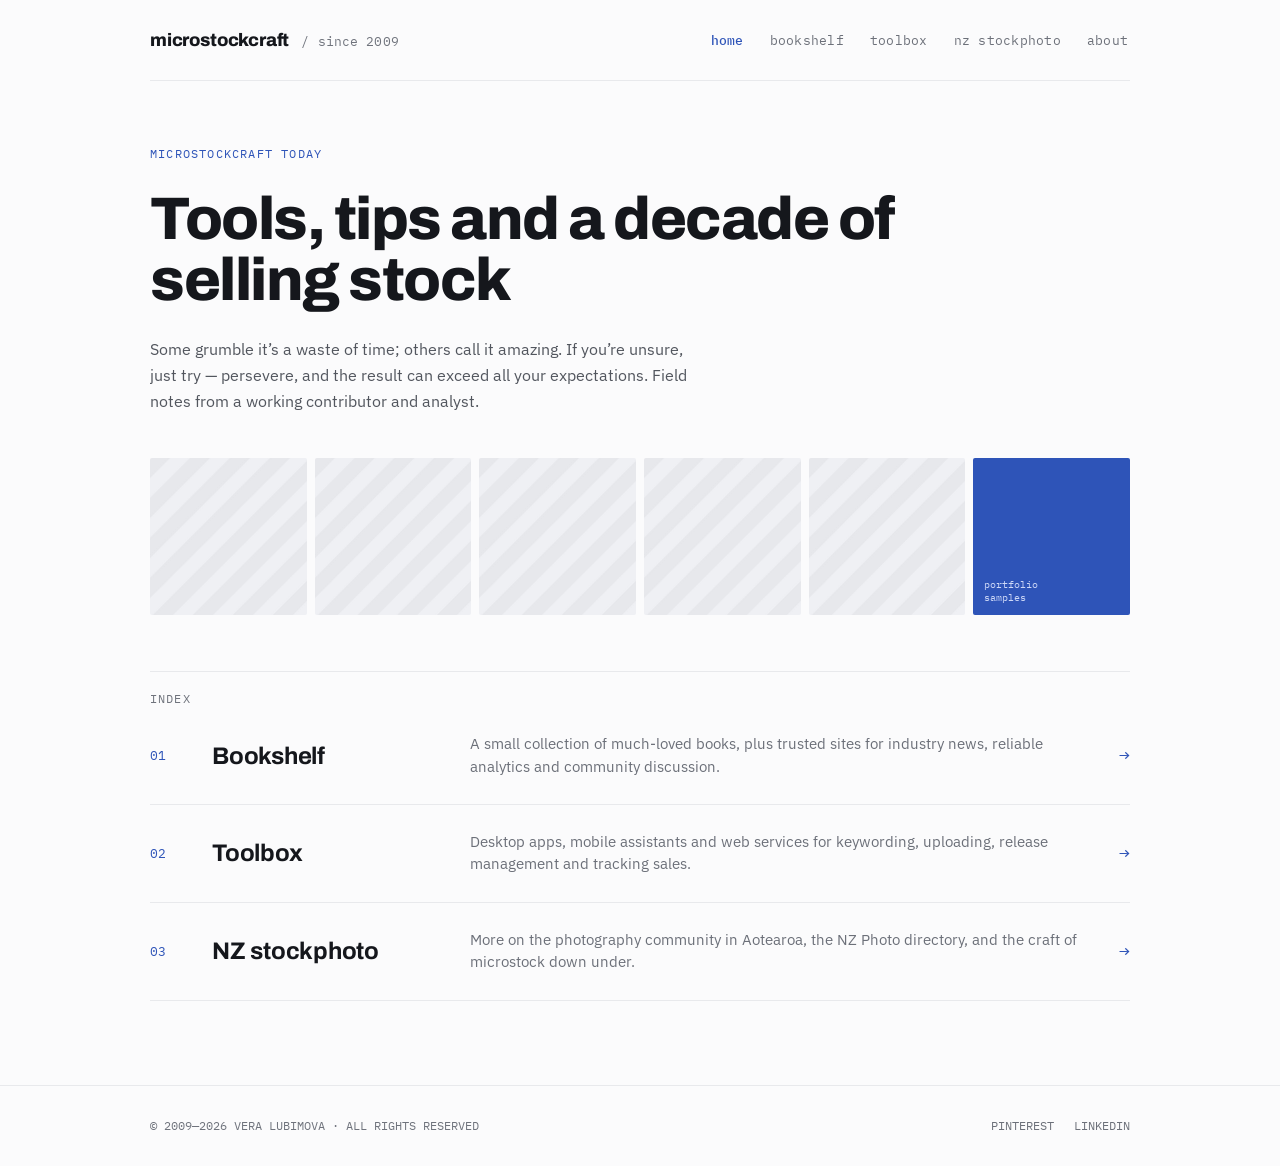
<file: index.html>
<!DOCTYPE html>
<html lang="en">
<head>
<meta charset="utf-8">
<meta name="viewport" content="width=device-width, initial-scale=1.0">
<title>MicrostockCraft &mdash; tools, tips and a decade of selling stock</title>
<meta name="description" content="Field notes, tools and trusted links from Vera Lubimova, a working microstock contributor and analyst since 2009.">
<meta name="keywords" content="microstock, stock photography, microstock contributor, stock photography tools, Vera Lubimova, New Zealand stock photography">
<meta name="author" content="Vera Lubimova">
<meta name="robots" content="index, follow">
<meta name="theme-color" content="#2e54b8">
<link rel="canonical" href="https://microstockcraft.com/">
<meta property="og:type" content="website">
<meta property="og:site_name" content="MicrostockCraft">
<meta property="og:locale" content="en_NZ">
<meta property="og:title" content="MicrostockCraft &mdash; tools, tips and a decade of selling stock">
<meta property="og:description" content="Field notes, tools and trusted links from Vera Lubimova, a working microstock contributor and analyst since 2009.">
<meta property="og:url" content="https://microstockcraft.com/">
<meta property="og:image" content="https://microstockcraft.com/og/og-home.png">
<meta property="og:image:width" content="1200">
<meta property="og:image:height" content="630">
<meta name="twitter:card" content="summary_large_image">
<meta name="twitter:title" content="MicrostockCraft &mdash; tools, tips and a decade of selling stock">
<meta name="twitter:description" content="Field notes, tools and trusted links from Vera Lubimova, a working microstock contributor and analyst since 2009.">
<meta name="twitter:image" content="https://microstockcraft.com/og/og-home.png">
<link rel="icon" href="favicon.ico" sizes="any">
<link rel="icon" href="favicon.svg" type="image/svg+xml">
<link rel="apple-touch-icon" href="apple-touch-icon.png">
<link rel="preload" href="fonts/archivo-var.woff2" as="font" type="font/woff2" crossorigin>
<link rel="stylesheet" href="css/style.css?v=20261028">
<script type="application/ld+json">
{"@context":"https://schema.org","@graph":[
{"@type":"WebSite","@id":"https://microstockcraft.com/#website","url":"https://microstockcraft.com/","name":"MicrostockCraft","description":"Tools, tips and trusted links for microstock contributors and buyers, from a working contributor since 2009.","inLanguage":"en","publisher":{"@id":"https://microstockcraft.com/#vera"}},
{"@type":"Person","@id":"https://microstockcraft.com/#vera","name":"Vera Lubimova","url":"https://microstockcraft.com/about.html","jobTitle":"Photographer, illustrator and picture researcher","sameAs":["https://nz.pinterest.com/veralubimova/my-illustrations/","https://www.linkedin.com/in/veralubimova"]}
]}
</script>
</head>
<body>
<header class="site-header">
  <div class="wrap">
    <nav class="site-nav" aria-label="Primary">
      <a class="brand" href="index.html">
        <span class="brand-name">microstockcraft</span>
        <span class="brand-since">/ since 2009</span>
      </a>
      <div class="nav-links">
        <span class="nav-link is-active" aria-current="page">home</span>
        <a class="nav-link" href="books.html">bookshelf</a>
        <a class="nav-link" href="toolbox.html">toolbox</a>
        <a class="nav-link" href="articles.html">nz&nbsp;stockphoto</a>
        <a class="nav-link" href="about.html">about</a>
      </div>
    </nav>
  </div>
</header>
<main class="wrap">
  <section class="hero">
    <div class="hero-eyebrow">MICROSTOCKCRAFT TODAY</div>
    <h1 class="hero-title">Tools, tips and a decade of selling stock</h1>
    <p class="hero-lede">Some grumble it&rsquo;s a waste of time; others call it amazing. If you&rsquo;re unsure, just try &mdash; persevere, and the result can exceed all your expectations. Field notes from a working contributor and analyst.</p>
  </section>

  <section class="contact-sheet" aria-label="Portfolio samples">
    <div class="sheet-grid">
      <img class="sheet-cell" src="images/portfolio-1.jpg" alt="Portfolio sample 1 &mdash; placeholder"><!-- TODO: image 1 -->
      <img class="sheet-cell" src="images/portfolio-2.jpg" alt="Portfolio sample 2 &mdash; placeholder"><!-- TODO: image 2 -->
      <img class="sheet-cell" src="images/portfolio-3.jpg" alt="Portfolio sample 3 &mdash; placeholder"><!-- TODO: image 3 -->
      <img class="sheet-cell" src="images/portfolio-4.jpg" alt="Portfolio sample 4 &mdash; placeholder"><!-- TODO: image 4 -->
      <img class="sheet-cell" src="images/portfolio-5.jpg" alt="Portfolio sample 5 &mdash; placeholder"><!-- TODO: image 5 -->
      <div class="sheet-cell--brand"><span>portfolio<br>samples</span></div>
    </div>
  </section>

  <section class="index">
    <div class="index-label">INDEX</div>
    <a class="index-row" href="books.html">
      <span class="index-num">01</span>
      <h3 class="index-title">Bookshelf</h3>
      <p class="index-desc">A small collection of much-loved books, plus trusted sites for industry news, reliable analytics and community discussion.</p>
      <span class="index-arrow" aria-hidden="true">&rarr;</span>
    </a>
    <a class="index-row" href="toolbox.html">
      <span class="index-num">02</span>
      <h3 class="index-title">Toolbox</h3>
      <p class="index-desc">Desktop apps, mobile assistants and web services for keywording, uploading, release management and tracking sales.</p>
      <span class="index-arrow" aria-hidden="true">&rarr;</span>
    </a>
    <a class="index-row" href="articles.html">
      <span class="index-num">03</span>
      <h3 class="index-title">NZ stockphoto</h3>
      <p class="index-desc">More on the photography community in Aotearoa, the NZ Photo directory, and the craft of microstock down under.</p>
      <span class="index-arrow" aria-hidden="true">&rarr;</span>
    </a>
  </section>
</main>
<footer class="site-footer">
  <div class="wrap">
    <div class="footer-inner">
      <span class="copyright">&copy; 2009&mdash;2026 VERA LUBIMOVA &middot; ALL RIGHTS RESERVED</span>
        <div class="social">
          <a href="https://nz.pinterest.com/veralubimova/my-illustrations/" target="_blank" rel="noopener">PINTEREST</a>
          <a href="https://www.linkedin.com/in/veralubimova" target="_blank" rel="noopener">LINKEDIN</a>
        </div>
    </div>
  </div>
</footer>
</body>
</html>
</file>
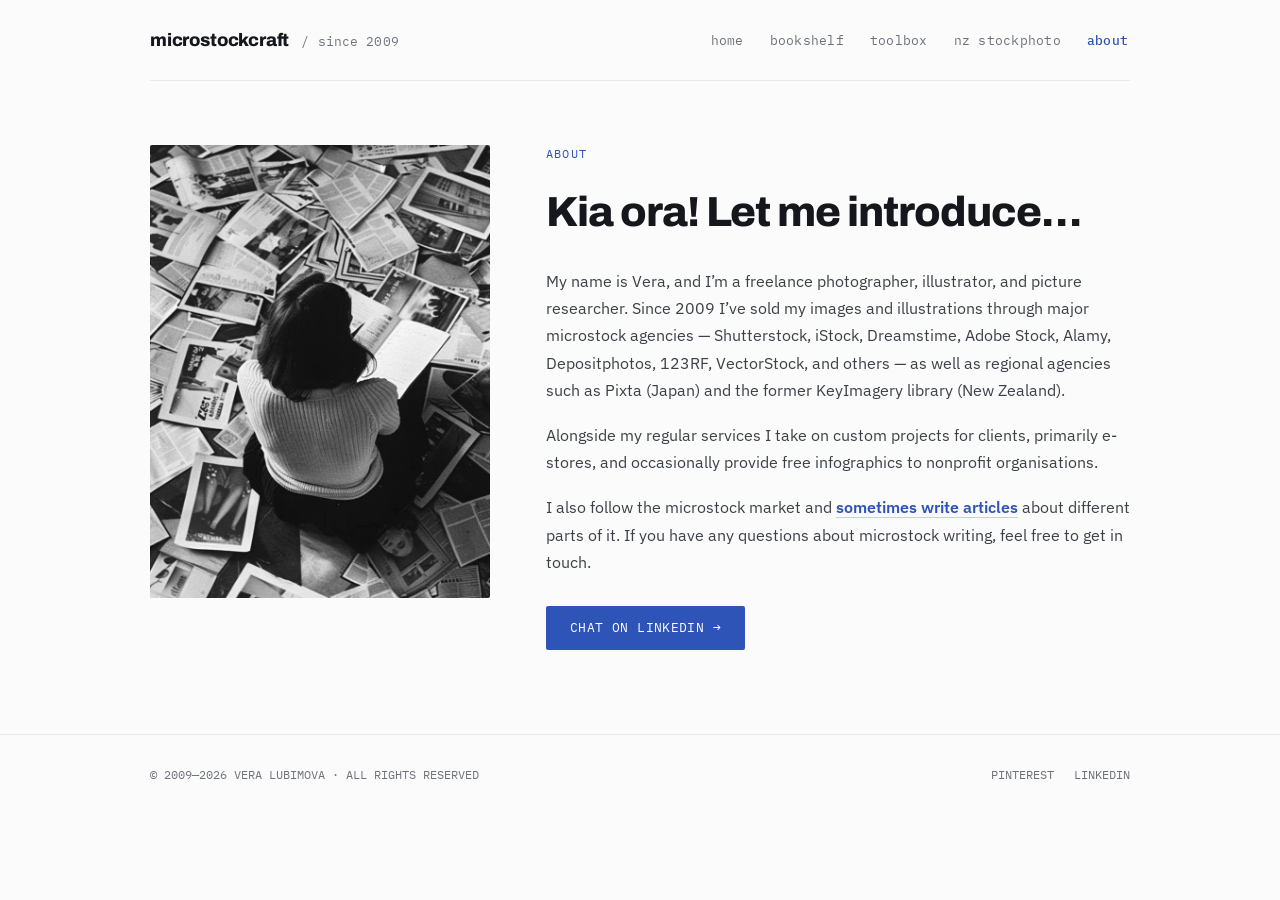
<file: about.html>
<!DOCTYPE html>
<html lang="en">
<head>
<meta charset="utf-8">
<meta name="viewport" content="width=device-width, initial-scale=1.0">
<title>About Vera Lubimova &mdash; MicrostockCraft</title>
<meta name="description" content="Vera Lubimova is a freelance photographer, illustrator and picture researcher selling through major microstock agencies since 2009.">
<meta name="keywords" content="Vera Lubimova, microstock contributor, freelance photographer, illustrator, picture researcher, New Zealand">
<meta name="author" content="Vera Lubimova">
<meta name="robots" content="index, follow">
<meta name="theme-color" content="#2e54b8">
<link rel="canonical" href="https://microstockcraft.com/about.html">
<meta property="og:type" content="website">
<meta property="og:site_name" content="MicrostockCraft">
<meta property="og:locale" content="en_NZ">
<meta property="og:title" content="About Vera Lubimova &mdash; MicrostockCraft">
<meta property="og:description" content="Vera Lubimova is a freelance photographer, illustrator and picture researcher selling through major microstock agencies since 2009.">
<meta property="og:url" content="https://microstockcraft.com/about.html">
<meta property="og:image" content="https://microstockcraft.com/og/og-about.png">
<meta property="og:image:width" content="1200">
<meta property="og:image:height" content="630">
<meta name="twitter:card" content="summary_large_image">
<meta name="twitter:title" content="About Vera Lubimova &mdash; MicrostockCraft">
<meta name="twitter:description" content="Vera Lubimova is a freelance photographer, illustrator and picture researcher selling through major microstock agencies since 2009.">
<meta name="twitter:image" content="https://microstockcraft.com/og/og-about.png">
<link rel="icon" href="favicon.ico" sizes="any">
<link rel="icon" href="favicon.svg" type="image/svg+xml">
<link rel="apple-touch-icon" href="apple-touch-icon.png">
<link rel="preload" href="fonts/archivo-var.woff2" as="font" type="font/woff2" crossorigin>
<link rel="stylesheet" href="css/style.css?v=20261028">
<script type="application/ld+json">
{"@context":"https://schema.org","@graph":[
{"@type":"WebSite","@id":"https://microstockcraft.com/#website","url":"https://microstockcraft.com/","name":"MicrostockCraft","description":"Tools, tips and trusted links for microstock contributors and buyers, from a working contributor since 2009.","inLanguage":"en","publisher":{"@id":"https://microstockcraft.com/#vera"}},
{"@type":"Person","@id":"https://microstockcraft.com/#vera","name":"Vera Lubimova","url":"https://microstockcraft.com/about.html","jobTitle":"Photographer, illustrator and picture researcher","sameAs":["https://nz.pinterest.com/veralubimova/my-illustrations/","https://www.linkedin.com/in/veralubimova"]}
]}
</script>
</head>
<body>
<header class="site-header">
  <div class="wrap">
    <nav class="site-nav" aria-label="Primary">
      <a class="brand" href="index.html">
        <span class="brand-name">microstockcraft</span>
        <span class="brand-since">/ since 2009</span>
      </a>
      <div class="nav-links">
        <a class="nav-link" href="index.html">home</a>
        <a class="nav-link" href="books.html">bookshelf</a>
        <a class="nav-link" href="toolbox.html">toolbox</a>
        <a class="nav-link" href="articles.html">nz&nbsp;stockphoto</a>
        <span class="nav-link is-active" aria-current="page">about</span>
      </div>
    </nav>
  </div>
</header>
<main class="wrap about">
  <div class="about-photo">
    <picture>
      <source srcset="images/researcher.avif" type="image/avif">
      <source srcset="images/researcher.webp" type="image/webp">
      <img src="images/researcher.jpg" width="720" height="960" decoding="async" fetchpriority="high" alt="Vera reading, seen from above, surrounded by scattered printed magazine pages">
    </picture>
  </div>
  <div class="about-body">
    <div class="kicker">ABOUT</div>
    <h1 class="page-title">Kia ora! Let me introduce&hellip;</h1>
    <p>My name is Vera, and I&rsquo;m a freelance photographer, illustrator, and picture researcher. Since 2009 I&rsquo;ve sold my images and illustrations through major microstock agencies &mdash; Shutterstock, iStock, Dreamstime, Adobe Stock, Alamy, Depositphotos, 123RF, VectorStock, and others &mdash; as well as regional agencies such as Pixta (Japan) and the former KeyImagery library (New Zealand).</p>
    <p>Alongside my regular services I take on custom projects for clients, primarily e-stores, and occasionally provide free infographics to nonprofit organisations.</p>
    <p>I also follow the microstock market and <a class="item-link" href="https://www.stockphotosecrets.com/news/stock-photographers/7-best-apps-model-release.html" target="_blank" rel="noopener">sometimes write articles</a> about different parts of it. If you have any questions about microstock writing, feel free to get in touch.</p>
    <a class="btn" href="https://www.linkedin.com/in/veralubimova" target="_blank" rel="noopener">CHAT ON LINKEDIN &rarr;</a>
  </div>
</main>
<footer class="site-footer">
  <div class="wrap">
    <div class="footer-inner">
      <span class="copyright">&copy; 2009&mdash;2026 VERA LUBIMOVA &middot; ALL RIGHTS RESERVED</span>
        <div class="social">
          <a href="https://nz.pinterest.com/veralubimova/my-illustrations/" target="_blank" rel="noopener">PINTEREST</a>
          <a href="https://www.linkedin.com/in/veralubimova" target="_blank" rel="noopener">LINKEDIN</a>
        </div>
    </div>
  </div>
</footer>
</body>
</html>
</file>
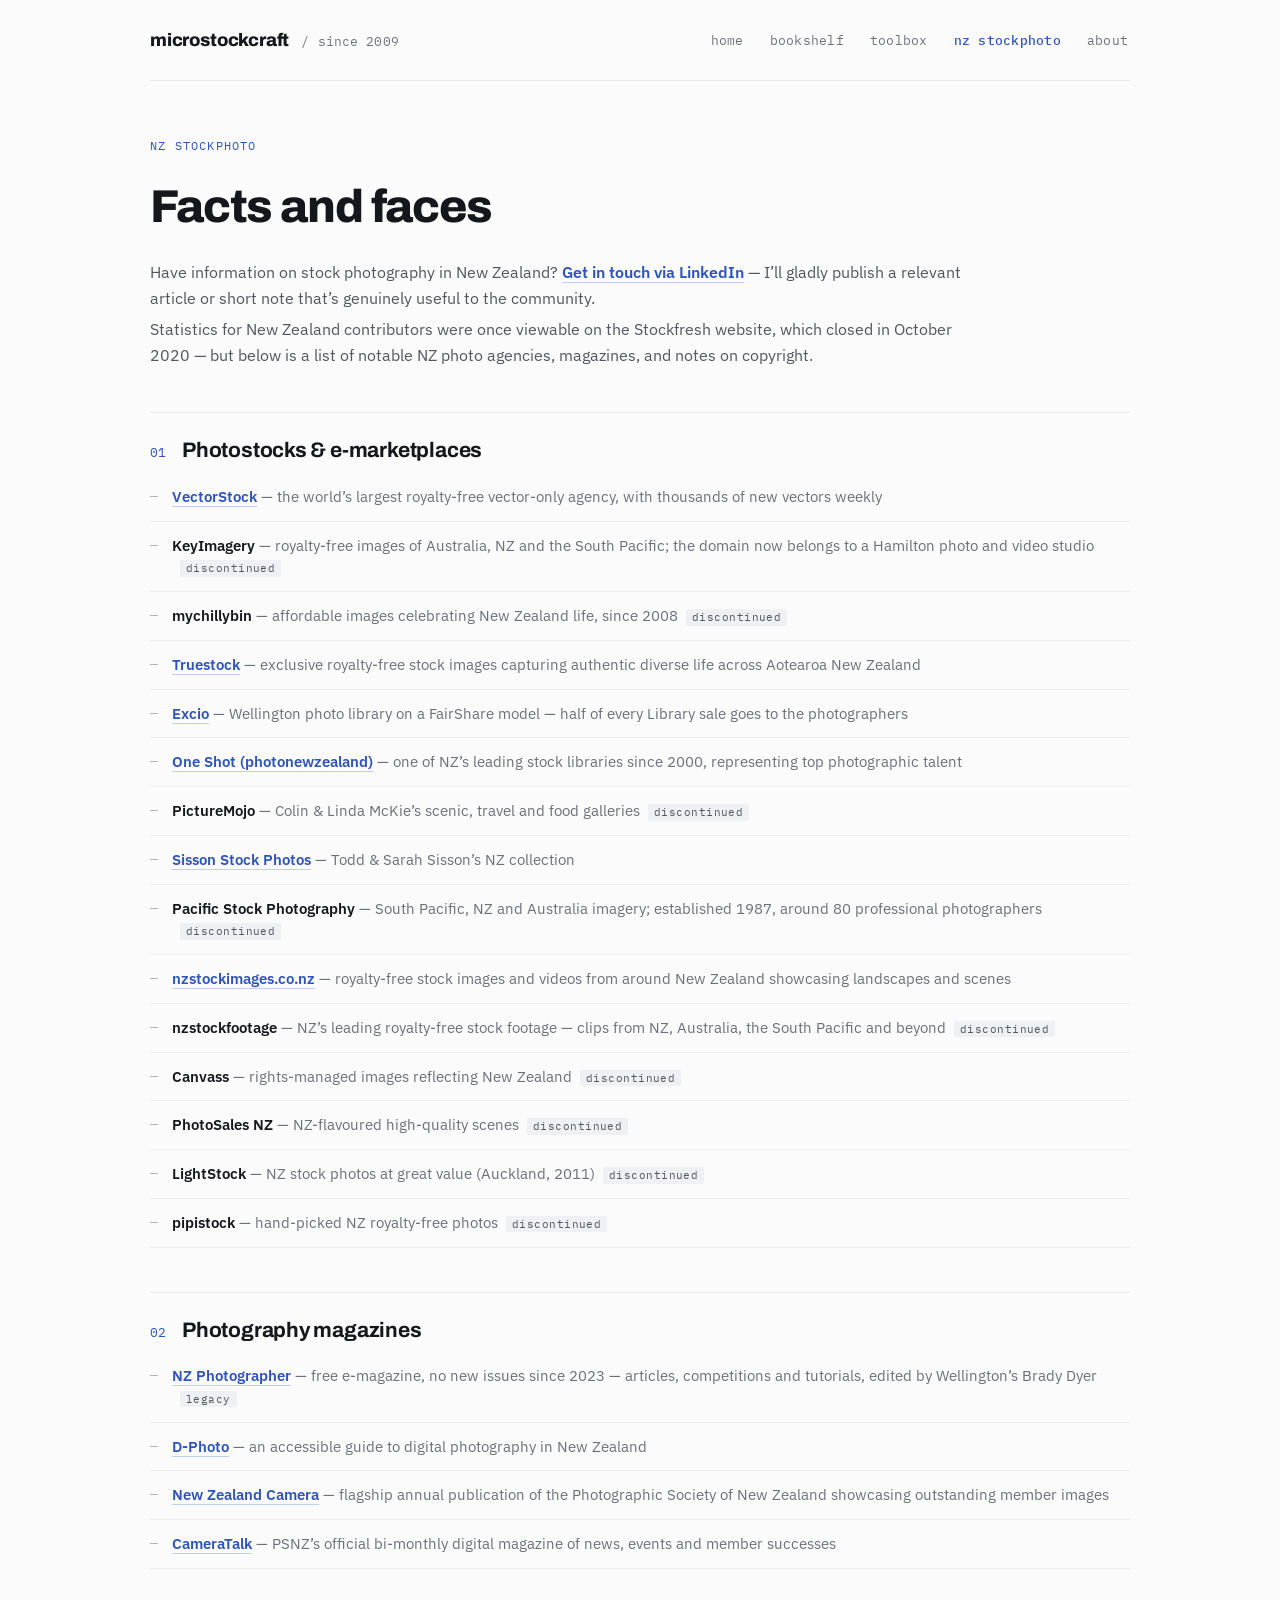
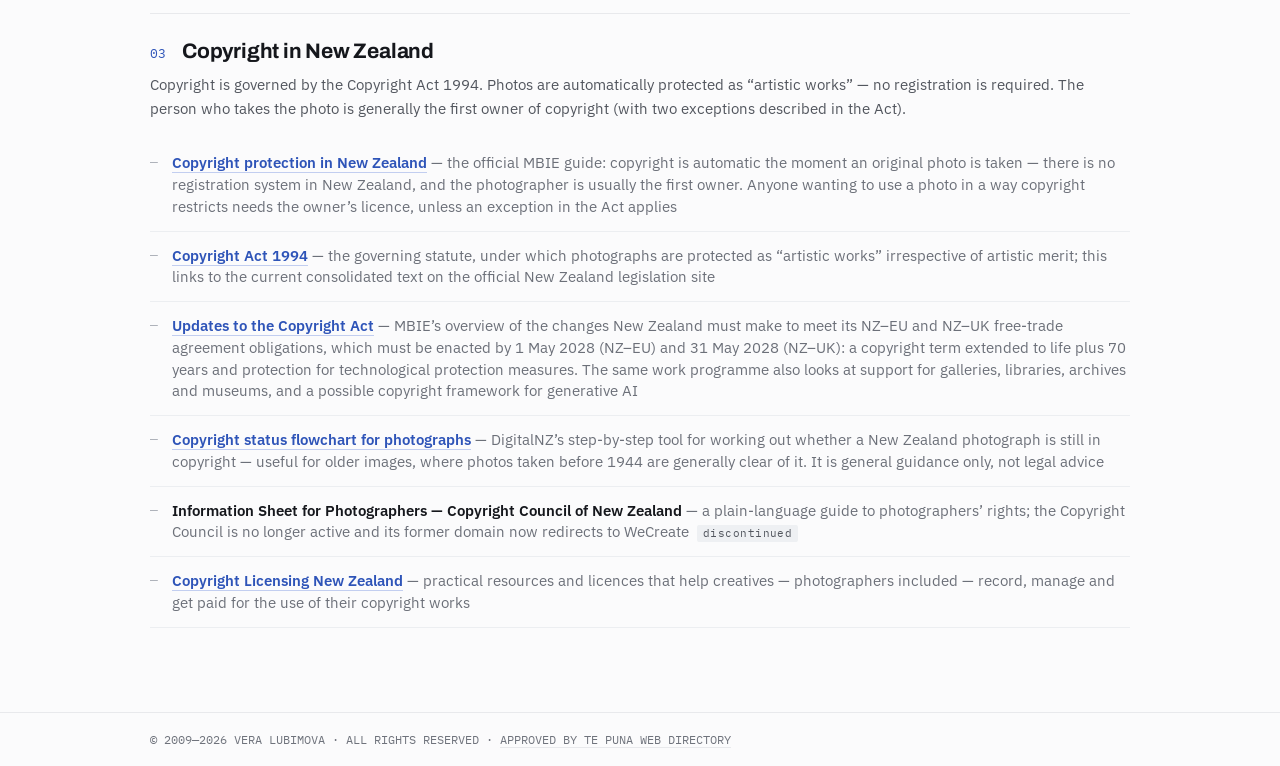
<file: articles.html>
<!DOCTYPE html>
<html lang="en">
<head>
<meta charset="utf-8">
<meta name="viewport" content="width=device-width, initial-scale=1.0">
<title>Microstock photography in New Zealand &mdash; MicrostockCraft</title>
<meta name="description" content="Notable New Zealand photo agencies and marketplaces, photography magazines, and notes on copyright for photographers in Aotearoa.">
<meta name="keywords" content="New Zealand stock photography, NZ photo agencies, Aotearoa photography, NZ photography magazines, copyright New Zealand">
<meta name="author" content="Vera Lubimova">
<meta name="robots" content="index, follow">
<meta name="theme-color" content="#2e54b8">
<link rel="canonical" href="https://microstockcraft.com/articles.html">
<meta property="og:type" content="website">
<meta property="og:site_name" content="MicrostockCraft">
<meta property="og:locale" content="en_NZ">
<meta property="og:title" content="Microstock photography in New Zealand &mdash; MicrostockCraft">
<meta property="og:description" content="Notable New Zealand photo agencies and marketplaces, photography magazines, and notes on copyright for photographers in Aotearoa.">
<meta property="og:url" content="https://microstockcraft.com/articles.html">
<meta property="og:image" content="https://microstockcraft.com/og/og-nz.png">
<meta property="og:image:width" content="1200">
<meta property="og:image:height" content="630">
<meta name="twitter:card" content="summary_large_image">
<meta name="twitter:title" content="Microstock photography in New Zealand &mdash; MicrostockCraft">
<meta name="twitter:description" content="Notable New Zealand photo agencies and marketplaces, photography magazines, and notes on copyright for photographers in Aotearoa.">
<meta name="twitter:image" content="https://microstockcraft.com/og/og-nz.png">
<link rel="icon" href="favicon.ico" sizes="any">
<link rel="icon" href="favicon.svg" type="image/svg+xml">
<link rel="apple-touch-icon" href="apple-touch-icon.png">
<link rel="preload" href="fonts/archivo-var.woff2" as="font" type="font/woff2" crossorigin>
<link rel="stylesheet" href="css/style.css?v=20261028">
<script type="application/ld+json">
{"@context":"https://schema.org","@graph":[
{"@type":"WebSite","@id":"https://microstockcraft.com/#website","url":"https://microstockcraft.com/","name":"MicrostockCraft","description":"Tools, tips and trusted links for microstock contributors and buyers, from a working contributor since 2009.","inLanguage":"en","publisher":{"@id":"https://microstockcraft.com/#vera"}},
{"@type":"Person","@id":"https://microstockcraft.com/#vera","name":"Vera Lubimova","url":"https://microstockcraft.com/about.html","jobTitle":"Photographer, illustrator and picture researcher","sameAs":["https://nz.pinterest.com/veralubimova/my-illustrations/","https://www.linkedin.com/in/veralubimova"]}
]}
</script>
</head>
<body>
<header class="site-header">
  <div class="wrap">
    <nav class="site-nav" aria-label="Primary">
      <a class="brand" href="index.html">
        <span class="brand-name">microstockcraft</span>
        <span class="brand-since">/ since 2009</span>
      </a>
      <div class="nav-links">
        <a class="nav-link" href="index.html">home</a>
        <a class="nav-link" href="books.html">bookshelf</a>
        <a class="nav-link" href="toolbox.html">toolbox</a>
        <span class="nav-link is-active" aria-current="page">nz&nbsp;stockphoto</span>
        <a class="nav-link" href="about.html">about</a>
      </div>
    </nav>
  </div>
</header>
<main class="wrap page">
  <div class="kicker">NZ STOCKPHOTO</div>
  <h1 class="page-title">Facts and faces</h1>
  <p class="page-intro">Have information on stock photography in New Zealand? <a class="text-link" href="https://www.linkedin.com/in/veralubimova" target="_blank" rel="noopener">Get in touch via LinkedIn</a> &mdash; I&rsquo;ll gladly publish a relevant article or short note that&rsquo;s genuinely useful to the community.</p>
  <p class="page-intro page-intro--tight">Statistics for New Zealand contributors were once viewable on the Stockfresh website, which closed in October 2020 &mdash; but below is a list of notable NZ photo agencies, magazines, and notes on copyright.</p>

      <div class="group-head">
        <span class="group-num">01</span>
        <h3 class="group-title group-title--sm">Photostocks &amp; e-marketplaces</h3>
      </div>
      <div>
        <div class="item">
          <span class="item-dash">&mdash;</span>
          <div class="item-body"><a class="item-link" href="http://www.vectorstock.com/" target="_blank" rel="noopener">VectorStock</a><span class="item-desc"> &mdash; the world&rsquo;s largest royalty-free vector-only agency, with thousands of new vectors weekly</span></div>
        </div>
        <div class="item">
          <span class="item-dash">&mdash;</span>
          <div class="item-body"><span class="item-name">KeyImagery</span><span class="item-desc"> &mdash; royalty-free images of Australia, NZ and the South Pacific; the domain now belongs to a Hamilton photo and video studio</span><span class="tag-disc">discontinued</span></div>
        </div>
        <div class="item">
          <span class="item-dash">&mdash;</span>
          <div class="item-body"><span class="item-name">mychillybin</span><span class="item-desc"> &mdash; affordable images celebrating New Zealand life, since 2008</span><span class="tag-disc">discontinued</span></div>
        </div>
        <div class="item">
          <span class="item-dash">&mdash;</span>
          <div class="item-body"><a class="item-link" href="https://truestock.co.nz/" target="_blank" rel="noopener">Truestock</a><span class="item-desc"> &mdash; exclusive royalty-free stock images capturing authentic diverse life across Aotearoa New Zealand</span></div>
        </div>
        <div class="item">
          <span class="item-dash">&mdash;</span>
          <div class="item-body"><a class="item-link" href="https://excio.io/" target="_blank" rel="noopener">Excio</a><span class="item-desc"> &mdash; Wellington photo library on a FairShare model &mdash; half of every Library sale goes to the photographers</span></div>
        </div>
        <div class="item">
          <span class="item-dash">&mdash;</span>
          <div class="item-body"><a class="item-link" href="https://oneshot.co.nz/" target="_blank" rel="noopener">One Shot (photonewzealand)</a><span class="item-desc"> &mdash; one of NZ&rsquo;s leading stock libraries since 2000, representing top photographic talent</span></div>
        </div>
        <div class="item">
          <span class="item-dash">&mdash;</span>
          <div class="item-body"><span class="item-name">PictureMojo</span><span class="item-desc"> &mdash; Colin &amp; Linda McKie&rsquo;s scenic, travel and food galleries</span><span class="tag-disc">discontinued</span></div>
        </div>
        <div class="item">
          <span class="item-dash">&mdash;</span>
          <div class="item-body"><a class="item-link" href="https://sisson.co.nz/" target="_blank" rel="noopener">Sisson Stock Photos</a><span class="item-desc"> &mdash; Todd &amp; Sarah Sisson&rsquo;s NZ collection</span></div>
        </div>
        <div class="item">
          <span class="item-dash">&mdash;</span>
          <div class="item-body"><span class="item-name">Pacific Stock Photography</span><span class="item-desc"> &mdash; South Pacific, NZ and Australia imagery; established 1987, around 80 professional photographers</span><span class="tag-disc">discontinued</span></div>
        </div>
        <div class="item">
          <span class="item-dash">&mdash;</span>
          <div class="item-body"><a class="item-link" href="https://www.nzstockimages.co.nz/" target="_blank" rel="noopener">nzstockimages.co.nz</a><span class="item-desc"> &mdash; royalty-free stock images and videos from around New Zealand showcasing landscapes and scenes</span></div>
        </div>
        <div class="item">
          <span class="item-dash">&mdash;</span>
          <div class="item-body"><span class="item-name">nzstockfootage</span><span class="item-desc"> &mdash; NZ&rsquo;s leading royalty-free stock footage &mdash; clips from NZ, Australia, the South Pacific and beyond</span><span class="tag-disc">discontinued</span></div>
        </div>
        <div class="item">
          <span class="item-dash">&mdash;</span>
          <div class="item-body"><span class="item-name">Canvass</span><span class="item-desc"> &mdash; rights-managed images reflecting New Zealand</span><span class="tag-disc">discontinued</span></div>
        </div>
        <div class="item">
          <span class="item-dash">&mdash;</span>
          <div class="item-body"><span class="item-name">PhotoSales NZ</span><span class="item-desc"> &mdash; NZ-flavoured high-quality scenes</span><span class="tag-disc">discontinued</span></div>
        </div>
        <div class="item">
          <span class="item-dash">&mdash;</span>
          <div class="item-body"><span class="item-name">LightStock</span><span class="item-desc"> &mdash; NZ stock photos at great value (Auckland, 2011)</span><span class="tag-disc">discontinued</span></div>
        </div>
        <div class="item">
          <span class="item-dash">&mdash;</span>
          <div class="item-body"><span class="item-name">pipistock</span><span class="item-desc"> &mdash; hand-picked NZ royalty-free photos</span><span class="tag-disc">discontinued</span></div>
        </div>
      </div>
      <div class="group-head">
        <span class="group-num">02</span>
        <h3 class="group-title group-title--sm">Photography magazines</h3>
      </div>
      <div>
        <div class="item">
          <span class="item-dash">&mdash;</span>
          <div class="item-body"><a class="item-link" href="https://www.bradydyer.com/2011/06/nz-photographer/" target="_blank" rel="noopener">NZ Photographer</a><span class="item-desc"> &mdash; free e-magazine, no new issues since 2023 &mdash; articles, competitions and tutorials, edited by Wellington&rsquo;s Brady Dyer</span><span class="tag-disc">legacy</span></div>
        </div>
        <div class="item">
          <span class="item-dash">&mdash;</span>
          <div class="item-body"><a class="item-link" href="https://www.dphoto.co.nz/" target="_blank" rel="noopener">D-Photo</a><span class="item-desc"> &mdash; an accessible guide to digital photography in New Zealand</span></div>
        </div>
        <div class="item">
          <span class="item-dash">&mdash;</span>
          <div class="item-body"><a class="item-link" href="https://photography.org.nz/events-and-publications/new-zealand-camera/" target="_blank" rel="noopener">New Zealand Camera</a><span class="item-desc"> &mdash; flagship annual publication of the Photographic Society of New Zealand showcasing outstanding member images</span></div>
        </div>
        <div class="item">
          <span class="item-dash">&mdash;</span>
          <div class="item-body"><a class="item-link" href="https://photography.org.nz/events-and-publications/cameratalk/" target="_blank" rel="noopener">CameraTalk</a><span class="item-desc"> &mdash; PSNZ&rsquo;s official bi-monthly digital magazine of news, events and member successes</span></div>
        </div>
      </div>
      <div class="group-head">
        <span class="group-num">03</span>
        <h3 class="group-title group-title--sm">Copyright in New Zealand</h3>
      </div>
      <p class="section-note">Copyright is governed by the Copyright Act 1994. Photos are automatically protected as &ldquo;artistic works&rdquo; &mdash; no registration is required. The person who takes the photo is generally the first owner of copyright (with two exceptions described in the Act).</p>
      <div>
        <div class="item">
          <span class="item-dash">&mdash;</span>
          <div class="item-body"><a class="item-link" href="https://www.mbie.govt.nz/business-and-employment/business/intellectual-property/copyright/copyright-protection-in-new-zealand" target="_blank" rel="noopener">Copyright protection in New Zealand</a><span class="item-desc"> &mdash; the official MBIE guide: copyright is automatic the moment an original photo is taken &mdash; there is no registration system in New Zealand, and the photographer is usually the first owner. Anyone wanting to use a photo in a way copyright restricts needs the owner&rsquo;s licence, unless an exception in the Act applies</span></div>
        </div>
        <div class="item">
          <span class="item-dash">&mdash;</span>
          <div class="item-body"><a class="item-link" href="https://www.legislation.govt.nz/act/public/1994/0143/latest/DLM345634.html" target="_blank" rel="noopener">Copyright Act 1994</a><span class="item-desc"> &mdash; the governing statute, under which photographs are protected as &ldquo;artistic works&rdquo; irrespective of artistic merit; this links to the current consolidated text on the official New Zealand legislation site</span></div>
        </div>
        <div class="item">
          <span class="item-dash">&mdash;</span>
          <div class="item-body"><a class="item-link" href="https://www.mbie.govt.nz/business-and-employment/business/intellectual-property/copyright/updates-to-the-copyright-act" target="_blank" rel="noopener">Updates to the Copyright Act</a><span class="item-desc"> &mdash; MBIE&rsquo;s overview of the changes New Zealand must make to meet its NZ&ndash;EU and NZ&ndash;UK free-trade agreement obligations, which must be enacted by 1 May 2028 (NZ&ndash;EU) and 31 May 2028 (NZ&ndash;UK): a copyright term extended to life plus 70 years and protection for technological protection measures. The same work programme also looks at support for galleries, libraries, archives and museums, and a possible copyright framework for generative AI</span></div>
        </div>
        <div class="item">
          <span class="item-dash">&mdash;</span>
          <div class="item-body"><a class="item-link" href="https://digitalnz.org/make-it-digital/enabling-use-and-reuse/copyright-status-flowchart-for-photographs" target="_blank" rel="noopener">Copyright status flowchart for photographs</a><span class="item-desc"> &mdash; DigitalNZ&rsquo;s step-by-step tool for working out whether a New Zealand photograph is still in copyright &mdash; useful for older images, where photos taken before 1944 are generally clear of it. It is general guidance only, not legal advice</span></div>
        </div>
        <div class="item">
          <span class="item-dash">&mdash;</span>
          <div class="item-body"><span class="item-name">Information Sheet for Photographers &mdash; Copyright Council of New Zealand</span><span class="item-desc"> &mdash; a plain-language guide to photographers&rsquo; rights; the Copyright Council is no longer active and its former domain now redirects to WeCreate</span><span class="tag-disc">discontinued</span></div>
        </div>
        <div class="item">
          <span class="item-dash">&mdash;</span>
          <div class="item-body"><a class="item-link" href="https://www.copyright.co.nz/" target="_blank" rel="noopener">Copyright Licensing New Zealand</a><span class="item-desc"> &mdash; practical resources and licences that help creatives &mdash; photographers included &mdash; record, manage and get paid for the use of their copyright works</span></div>
        </div>
      </div>
</main>
<footer class="site-footer">
  <div class="wrap">
    <div class="footer-inner">
      <span class="copyright">&copy; 2009&mdash;2026 VERA LUBIMOVA &middot; ALL RIGHTS RESERVED &middot; <a href="https://web.archive.org/web/20090206152732/http://webdirectory.natlib.govt.nz/index.htm" target="_blank" rel="noopener">APPROVED BY TE PUNA WEB DIRECTORY</a></span>
    </div>
  </div>
</footer>
</body>
</html>
</file>
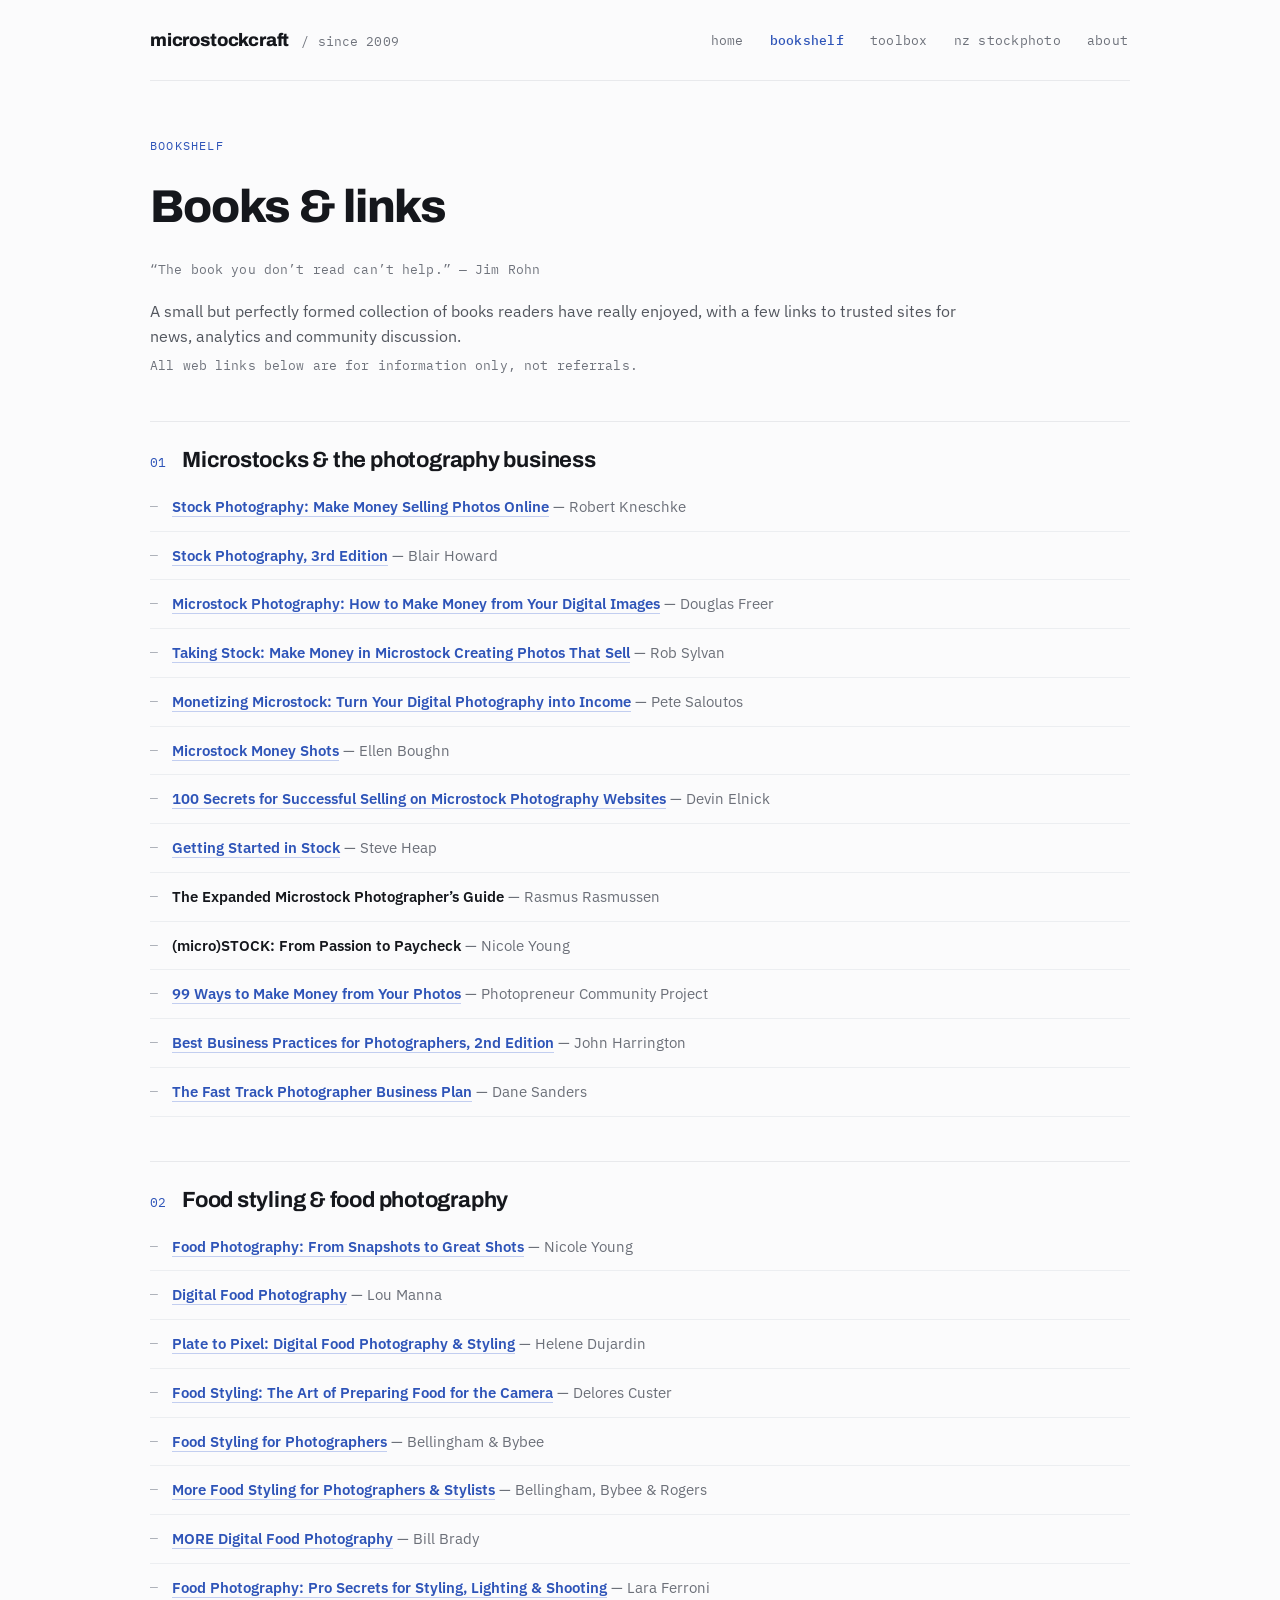
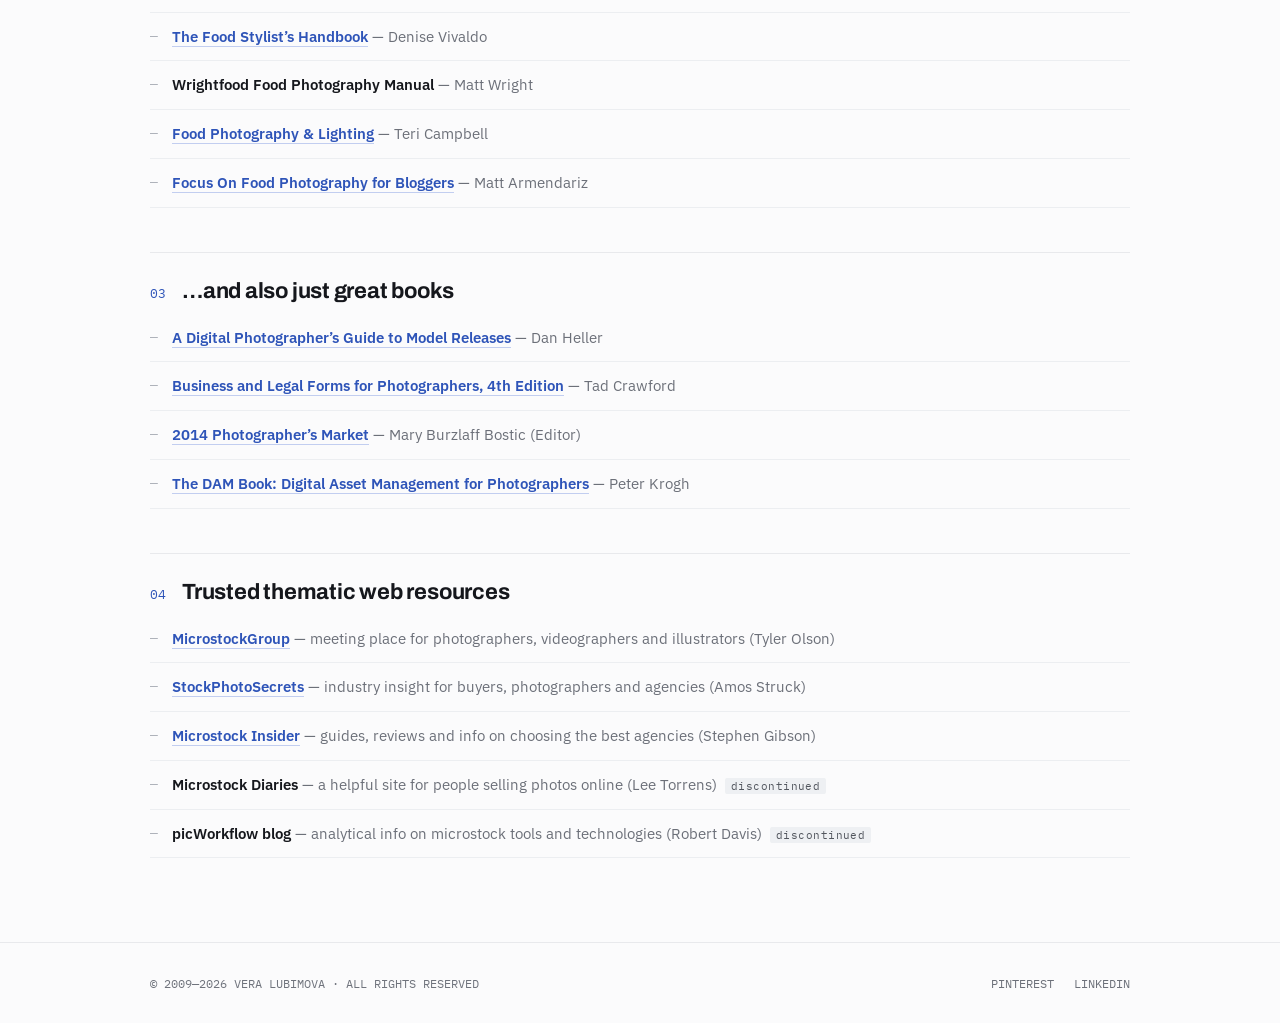
<file: books.html>
<!DOCTYPE html>
<html lang="en">
<head>
<meta charset="utf-8">
<meta name="viewport" content="width=device-width, initial-scale=1.0">
<title>Microstock books and weblinks &mdash; MicrostockCraft</title>
<meta name="description" content="A curated bookshelf on microstock and the photography business, food photography and styling, plus trusted industry web resources.">
<meta name="keywords" content="microstock books, stock photography books, food photography books, photography business, microstock resources">
<meta name="author" content="Vera Lubimova">
<meta name="robots" content="index, follow">
<meta name="theme-color" content="#2e54b8">
<link rel="canonical" href="https://microstockcraft.com/books.html">
<meta property="og:type" content="website">
<meta property="og:site_name" content="MicrostockCraft">
<meta property="og:locale" content="en_NZ">
<meta property="og:title" content="Microstock books and weblinks &mdash; MicrostockCraft">
<meta property="og:description" content="A curated bookshelf on microstock and the photography business, food photography and styling, plus trusted industry web resources.">
<meta property="og:url" content="https://microstockcraft.com/books.html">
<meta property="og:image" content="https://microstockcraft.com/og/og-books.png">
<meta property="og:image:width" content="1200">
<meta property="og:image:height" content="630">
<meta name="twitter:card" content="summary_large_image">
<meta name="twitter:title" content="Microstock books and weblinks &mdash; MicrostockCraft">
<meta name="twitter:description" content="A curated bookshelf on microstock and the photography business, food photography and styling, plus trusted industry web resources.">
<meta name="twitter:image" content="https://microstockcraft.com/og/og-books.png">
<link rel="icon" href="favicon.ico" sizes="any">
<link rel="icon" href="favicon.svg" type="image/svg+xml">
<link rel="apple-touch-icon" href="apple-touch-icon.png">
<link rel="preload" href="fonts/archivo-var.woff2" as="font" type="font/woff2" crossorigin>
<link rel="stylesheet" href="css/style.css?v=20261028">
<script type="application/ld+json">
{"@context":"https://schema.org","@graph":[
{"@type":"WebSite","@id":"https://microstockcraft.com/#website","url":"https://microstockcraft.com/","name":"MicrostockCraft","description":"Tools, tips and trusted links for microstock contributors and buyers, from a working contributor since 2009.","inLanguage":"en","publisher":{"@id":"https://microstockcraft.com/#vera"}},
{"@type":"Person","@id":"https://microstockcraft.com/#vera","name":"Vera Lubimova","url":"https://microstockcraft.com/about.html","jobTitle":"Photographer, illustrator and picture researcher","sameAs":["https://nz.pinterest.com/veralubimova/my-illustrations/","https://www.linkedin.com/in/veralubimova"]}
]}
</script>
</head>
<body>
<header class="site-header">
  <div class="wrap">
    <nav class="site-nav" aria-label="Primary">
      <a class="brand" href="index.html">
        <span class="brand-name">microstockcraft</span>
        <span class="brand-since">/ since 2009</span>
      </a>
      <div class="nav-links">
        <a class="nav-link" href="index.html">home</a>
        <span class="nav-link is-active" aria-current="page">bookshelf</span>
        <a class="nav-link" href="toolbox.html">toolbox</a>
        <a class="nav-link" href="articles.html">nz&nbsp;stockphoto</a>
        <a class="nav-link" href="about.html">about</a>
      </div>
    </nav>
  </div>
</header>
<main class="wrap page">
  <div class="kicker">BOOKSHELF</div>
  <h1 class="page-title">Books &amp; links</h1>
  <p class="mono-quote page-quote">&ldquo;The book you don&rsquo;t read can&rsquo;t help.&rdquo; &mdash; Jim Rohn</p>
  <p class="page-intro">A small but perfectly formed collection of books readers have really enjoyed, with a few links to trusted sites for news, analytics and community discussion.</p>
  <p class="mono-quote page-note">All web links below are for information only, not referrals.</p>
      <div class="group-head">
        <span class="group-num">01</span>
        <h3 class="group-title">Microstocks &amp; the photography business</h3>
      </div>
      <div>
        <div class="item">
          <span class="item-dash">&mdash;</span>
          <div class="item-body"><a class="item-link" href="https://play.google.com/store/books/details/Robert_Kneschke_Stock_Photography?id=iLxqAwAAQBAJ" target="_blank" rel="noopener">Stock Photography: Make Money Selling Photos Online</a><span class="item-desc"> &mdash; Robert Kneschke</span></div>
        </div>
        <div class="item">
          <span class="item-dash">&mdash;</span>
          <div class="item-body"><a class="item-link" href="http://www.amazon.co.uk/Stock-Photography-Edition-Blair-Howard/dp/1499601859/" target="_blank" rel="noopener">Stock Photography, 3rd Edition</a><span class="item-desc"> &mdash; Blair Howard</span></div>
        </div>
        <div class="item">
          <span class="item-dash">&mdash;</span>
          <div class="item-body"><a class="item-link" href="http://www.amazon.co.uk/Microstock-Photography-Money-Digital-Images/dp/0240808967/" target="_blank" rel="noopener">Microstock Photography: How to Make Money from Your Digital Images</a><span class="item-desc"> &mdash; Douglas Freer</span></div>
        </div>
        <div class="item">
          <span class="item-dash">&mdash;</span>
          <div class="item-body"><a class="item-link" href="http://www.amazon.co.uk/Taking-Stock-Microstock-Creating-Photos/dp/0321713079/" target="_blank" rel="noopener">Taking Stock: Make Money in Microstock Creating Photos That Sell</a><span class="item-desc"> &mdash; Rob Sylvan</span></div>
        </div>
        <div class="item">
          <span class="item-dash">&mdash;</span>
          <div class="item-body"><a class="item-link" href="http://www.amazon.co.uk/Monetizing-Microstock-Digital-Photography-Income/dp/1118014138/" target="_blank" rel="noopener">Monetizing Microstock: Turn Your Digital Photography into Income</a><span class="item-desc"> &mdash; Pete Saloutos</span></div>
        </div>
        <div class="item">
          <span class="item-dash">&mdash;</span>
          <div class="item-body"><a class="item-link" href="http://www.amazon.co.uk/Microstock-Money-Shots-Ellen-Boughn/dp/0817424970/" target="_blank" rel="noopener">Microstock Money Shots</a><span class="item-desc"> &mdash; Ellen Boughn</span></div>
        </div>
        <div class="item">
          <span class="item-dash">&mdash;</span>
          <div class="item-body"><a class="item-link" href="http://www.goodreads.com/author/show/7756792.Devin_Elnick" target="_blank" rel="noopener">100 Secrets for Successful Selling on Microstock Photography Websites</a><span class="item-desc"> &mdash; Devin Elnick</span></div>
        </div>
        <div class="item">
          <span class="item-dash">&mdash;</span>
          <div class="item-body"><a class="item-link" href="http://www.amazon.com/Getting-Started-Stock-Steve-Heap-ebook/dp/B00560R9VC" target="_blank" rel="noopener">Getting Started in Stock</a><span class="item-desc"> &mdash; Steve Heap</span></div>
        </div>
        <div class="item">
          <span class="item-dash">&mdash;</span>
          <div class="item-body"><span class="item-name">The Expanded Microstock Photographer&rsquo;s Guide</span><span class="item-desc"> &mdash; Rasmus Rasmussen</span></div>
        </div>
        <div class="item">
          <span class="item-dash">&mdash;</span>
          <div class="item-body"><span class="item-name">(micro)STOCK: From Passion to Paycheck</span><span class="item-desc"> &mdash; Nicole Young</span></div>
        </div>
        <div class="item">
          <span class="item-dash">&mdash;</span>
          <div class="item-body"><a class="item-link" href="http://www.amazon.co.uk/Ways-Make-Money-Your-Photos/dp/0967754607/" target="_blank" rel="noopener">99 Ways to Make Money from Your Photos</a><span class="item-desc"> &mdash; Photopreneur Community Project</span></div>
        </div>
        <div class="item">
          <span class="item-dash">&mdash;</span>
          <div class="item-body"><a class="item-link" href="http://www.amazon.co.uk/Best-Business-Practices-Photographers-Second/dp/1435454294/" target="_blank" rel="noopener">Best Business Practices for Photographers, 2nd Edition</a><span class="item-desc"> &mdash; John Harrington</span></div>
        </div>
        <div class="item">
          <span class="item-dash">&mdash;</span>
          <div class="item-body"><a class="item-link" href="http://www.amazon.co.uk/Fast-Track-Photographer-Business-Plan/dp/0817400001/" target="_blank" rel="noopener">The Fast Track Photographer Business Plan</a><span class="item-desc"> &mdash; Dane Sanders</span></div>
        </div>
      </div>
      <div class="group-head">
        <span class="group-num">02</span>
        <h3 class="group-title">Food styling &amp; food photography</h3>
      </div>
      <div>
        <div class="item">
          <span class="item-dash">&mdash;</span>
          <div class="item-body"><a class="item-link" href="http://www.amazon.com/Food-Photography-Snapshots-Great-Shots/dp/0321784111/" target="_blank" rel="noopener">Food Photography: From Snapshots to Great Shots</a><span class="item-desc"> &mdash; Nicole Young</span></div>
        </div>
        <div class="item">
          <span class="item-dash">&mdash;</span>
          <div class="item-body"><a class="item-link" href="http://www.amazon.com/Digital-Food-Photography-Lou-Manna/dp/1592008208/" target="_blank" rel="noopener">Digital Food Photography</a><span class="item-desc"> &mdash; Lou Manna</span></div>
        </div>
        <div class="item">
          <span class="item-dash">&mdash;</span>
          <div class="item-body"><a class="item-link" href="http://www.amazon.com/Plate-Pixel-Digital-Photography-Styling/dp/0470932139/" target="_blank" rel="noopener">Plate to Pixel: Digital Food Photography &amp; Styling</a><span class="item-desc"> &mdash; Helene Dujardin</span></div>
        </div>
        <div class="item">
          <span class="item-dash">&mdash;</span>
          <div class="item-body"><a class="item-link" href="http://www.amazon.com/Food-Styling-The-Preparing-Camera/dp/0470080191/" target="_blank" rel="noopener">Food Styling: The Art of Preparing Food for the Camera</a><span class="item-desc"> &mdash; Delores Custer</span></div>
        </div>
        <div class="item">
          <span class="item-dash">&mdash;</span>
          <div class="item-body"><a class="item-link" href="http://www.amazon.com/Food-Styling-Photographers-Creating-Appetizing/dp/0240810066/" target="_blank" rel="noopener">Food Styling for Photographers</a><span class="item-desc"> &mdash; Bellingham &amp; Bybee</span></div>
        </div>
        <div class="item">
          <span class="item-dash">&mdash;</span>
          <div class="item-body"><a class="item-link" href="http://www.amazon.com/More-Food-Styling-Photographers-Stylists/dp/0240817133/" target="_blank" rel="noopener">More Food Styling for Photographers &amp; Stylists</a><span class="item-desc"> &mdash; Bellingham, Bybee &amp; Rogers</span></div>
        </div>
        <div class="item">
          <span class="item-dash">&mdash;</span>
          <div class="item-body"><a class="item-link" href="http://www.amazon.com/MORE-Digital-Food-Photography-Manna/dp/1435454189/" target="_blank" rel="noopener">MORE Digital Food Photography</a><span class="item-desc"> &mdash; Bill Brady</span></div>
        </div>
        <div class="item">
          <span class="item-dash">&mdash;</span>
          <div class="item-body"><a class="item-link" href="http://www.amazon.com/Food-Photography-Secrets-Lighting-Shooting/dp/145470408X/" target="_blank" rel="noopener">Food Photography: Pro Secrets for Styling, Lighting &amp; Shooting</a><span class="item-desc"> &mdash; Lara Ferroni</span></div>
        </div>
        <div class="item">
          <span class="item-dash">&mdash;</span>
          <div class="item-body"><a class="item-link" href="http://www.amazon.com/Food-Stylists-Handbook-Denise-Vivaldo/dp/1423606035/" target="_blank" rel="noopener">The Food Stylist&rsquo;s Handbook</a><span class="item-desc"> &mdash; Denise Vivaldo</span></div>
        </div>
        <div class="item">
          <span class="item-dash">&mdash;</span>
          <div class="item-body"><span class="item-name">Wrightfood Food Photography Manual</span><span class="item-desc"> &mdash; Matt Wright</span></div>
        </div>
        <div class="item">
          <span class="item-dash">&mdash;</span>
          <div class="item-body"><a class="item-link" href="http://www.amazon.com/Food-Photography-Lighting-Photographers-Irresistible/dp/0321840739/" target="_blank" rel="noopener">Food Photography &amp; Lighting</a><span class="item-desc"> &mdash; Teri Campbell</span></div>
        </div>
        <div class="item">
          <span class="item-dash">&mdash;</span>
          <div class="item-body"><a class="item-link" href="http://www.amazon.com/Focus-Food-Photography-Bloggers-Series/dp/0240823672/" target="_blank" rel="noopener">Focus On Food Photography for Bloggers</a><span class="item-desc"> &mdash; Matt Armendariz</span></div>
        </div>
      </div>
      <div class="group-head">
        <span class="group-num">03</span>
        <h3 class="group-title">&hellip;and also just great books</h3>
      </div>
      <div>
        <div class="item">
          <span class="item-dash">&mdash;</span>
          <div class="item-body"><a class="item-link" href="http://www.amazon.co.uk/Digital-Photographers-Guide-Model-Releases/dp/0470228563/" target="_blank" rel="noopener">A Digital Photographer&rsquo;s Guide to Model Releases</a><span class="item-desc"> &mdash; Dan Heller</span></div>
        </div>
        <div class="item">
          <span class="item-dash">&mdash;</span>
          <div class="item-body"><a class="item-link" href="http://www.amazon.co.uk/Business-Legal-Photographers-Fourth-Edition/dp/1581156693/" target="_blank" rel="noopener">Business and Legal Forms for Photographers, 4th Edition</a><span class="item-desc"> &mdash; Tad Crawford</span></div>
        </div>
        <div class="item">
          <span class="item-dash">&mdash;</span>
          <div class="item-body"><a class="item-link" href="http://www.amazon.co.uk/2014-Photographers-Market-Burzlaff-Bostic/dp/1440329427" target="_blank" rel="noopener">2014 Photographer&rsquo;s Market</a><span class="item-desc"> &mdash; Mary Burzlaff Bostic (Editor)</span></div>
        </div>
        <div class="item">
          <span class="item-dash">&mdash;</span>
          <div class="item-body"><a class="item-link" href="http://www.amazon.com/DAM-Book-Digital-Management-Photographers/dp/0596523572/" target="_blank" rel="noopener">The DAM Book: Digital Asset Management for Photographers</a><span class="item-desc"> &mdash; Peter Krogh</span></div>
        </div>
      </div>
      <div class="group-head">
        <span class="group-num">04</span>
        <h3 class="group-title">Trusted thematic web resources</h3>
      </div>
      <div>
        <div class="item">
          <span class="item-dash">&mdash;</span>
          <div class="item-body"><a class="item-link" href="https://www.microstockgroup.com/" target="_blank" rel="noopener">MicrostockGroup</a><span class="item-desc"> &mdash; meeting place for photographers, videographers and illustrators (Tyler Olson)</span></div>
        </div>
        <div class="item">
          <span class="item-dash">&mdash;</span>
          <div class="item-body"><a class="item-link" href="https://www.stockphotosecrets.com/" target="_blank" rel="noopener">StockPhotoSecrets</a><span class="item-desc"> &mdash; industry insight for buyers, photographers and agencies (Amos Struck)</span></div>
        </div>
        <div class="item">
          <span class="item-dash">&mdash;</span>
          <div class="item-body"><a class="item-link" href="https://microstockinsider.com/" target="_blank" rel="noopener">Microstock Insider</a><span class="item-desc"> &mdash; guides, reviews and info on choosing the best agencies (Stephen Gibson)</span></div>
        </div>
        <div class="item">
          <span class="item-dash">&mdash;</span>
          <div class="item-body"><span class="item-name">Microstock Diaries</span><span class="item-desc"> &mdash; a helpful site for people selling photos online (Lee Torrens)</span><span class="tag-disc">discontinued</span></div>
        </div>
        <div class="item">
          <span class="item-dash">&mdash;</span>
          <div class="item-body"><span class="item-name">picWorkflow blog</span><span class="item-desc"> &mdash; analytical info on microstock tools and technologies (Robert Davis)</span><span class="tag-disc">discontinued</span></div>
        </div>
      </div>
</main>
<footer class="site-footer">
  <div class="wrap">
    <div class="footer-inner">
      <span class="copyright">&copy; 2009&mdash;2026 VERA LUBIMOVA &middot; ALL RIGHTS RESERVED</span>
        <div class="social">
          <a href="https://nz.pinterest.com/veralubimova/my-illustrations/" target="_blank" rel="noopener">PINTEREST</a>
          <a href="https://www.linkedin.com/in/veralubimova" target="_blank" rel="noopener">LINKEDIN</a>
        </div>
    </div>
  </div>
</footer>
</body>
</html>
</file>
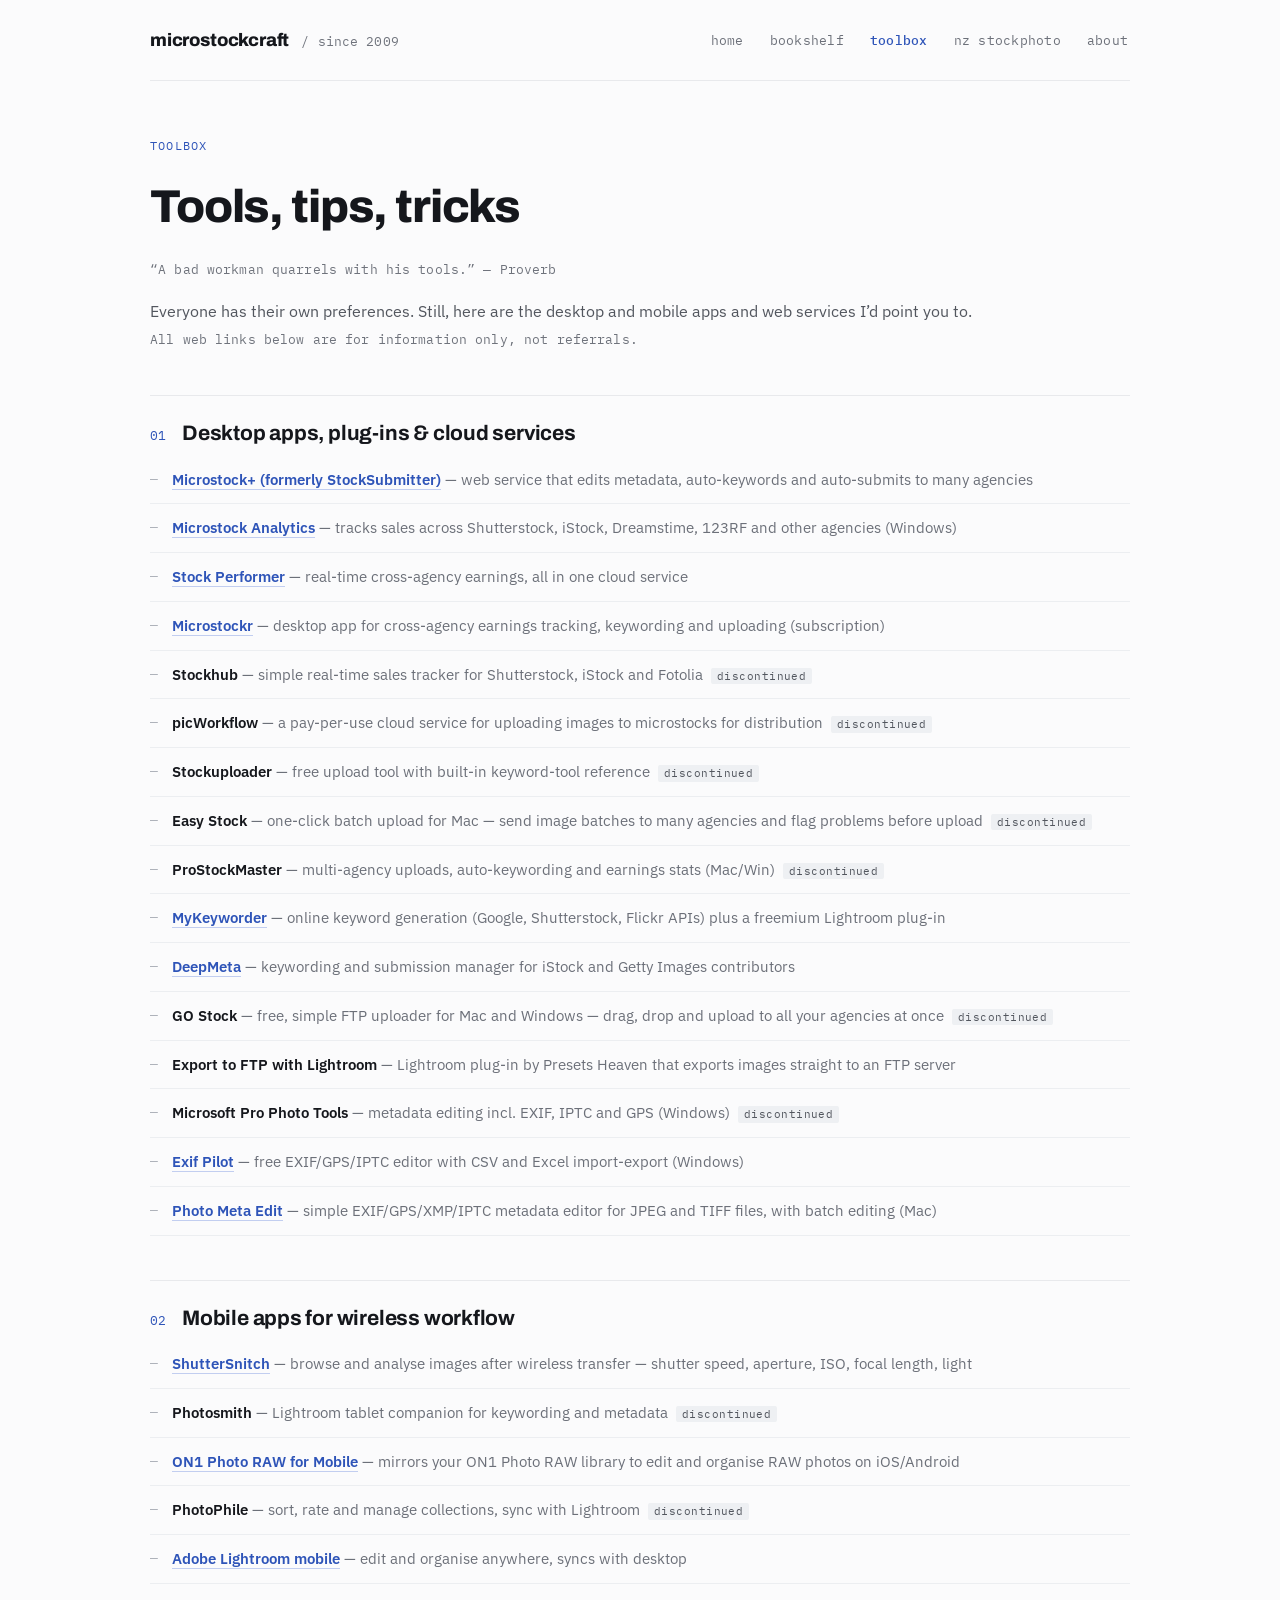
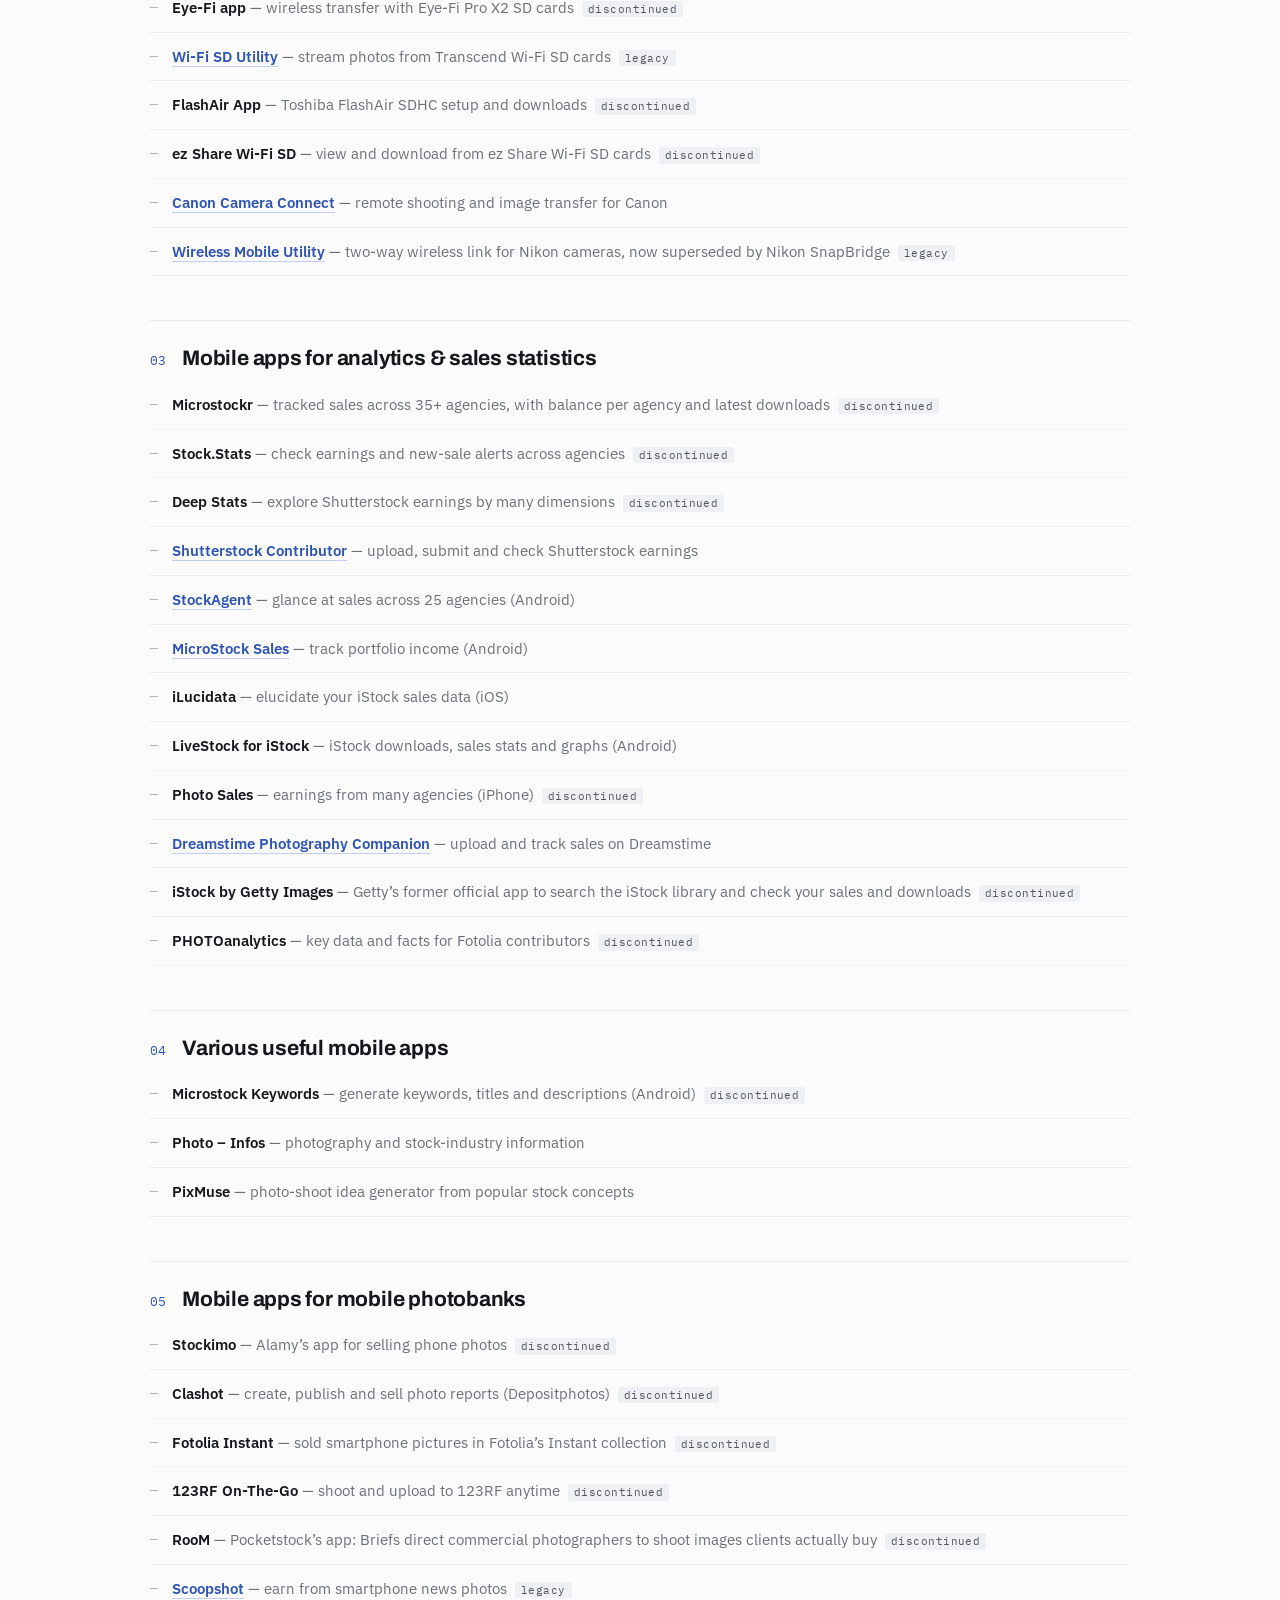
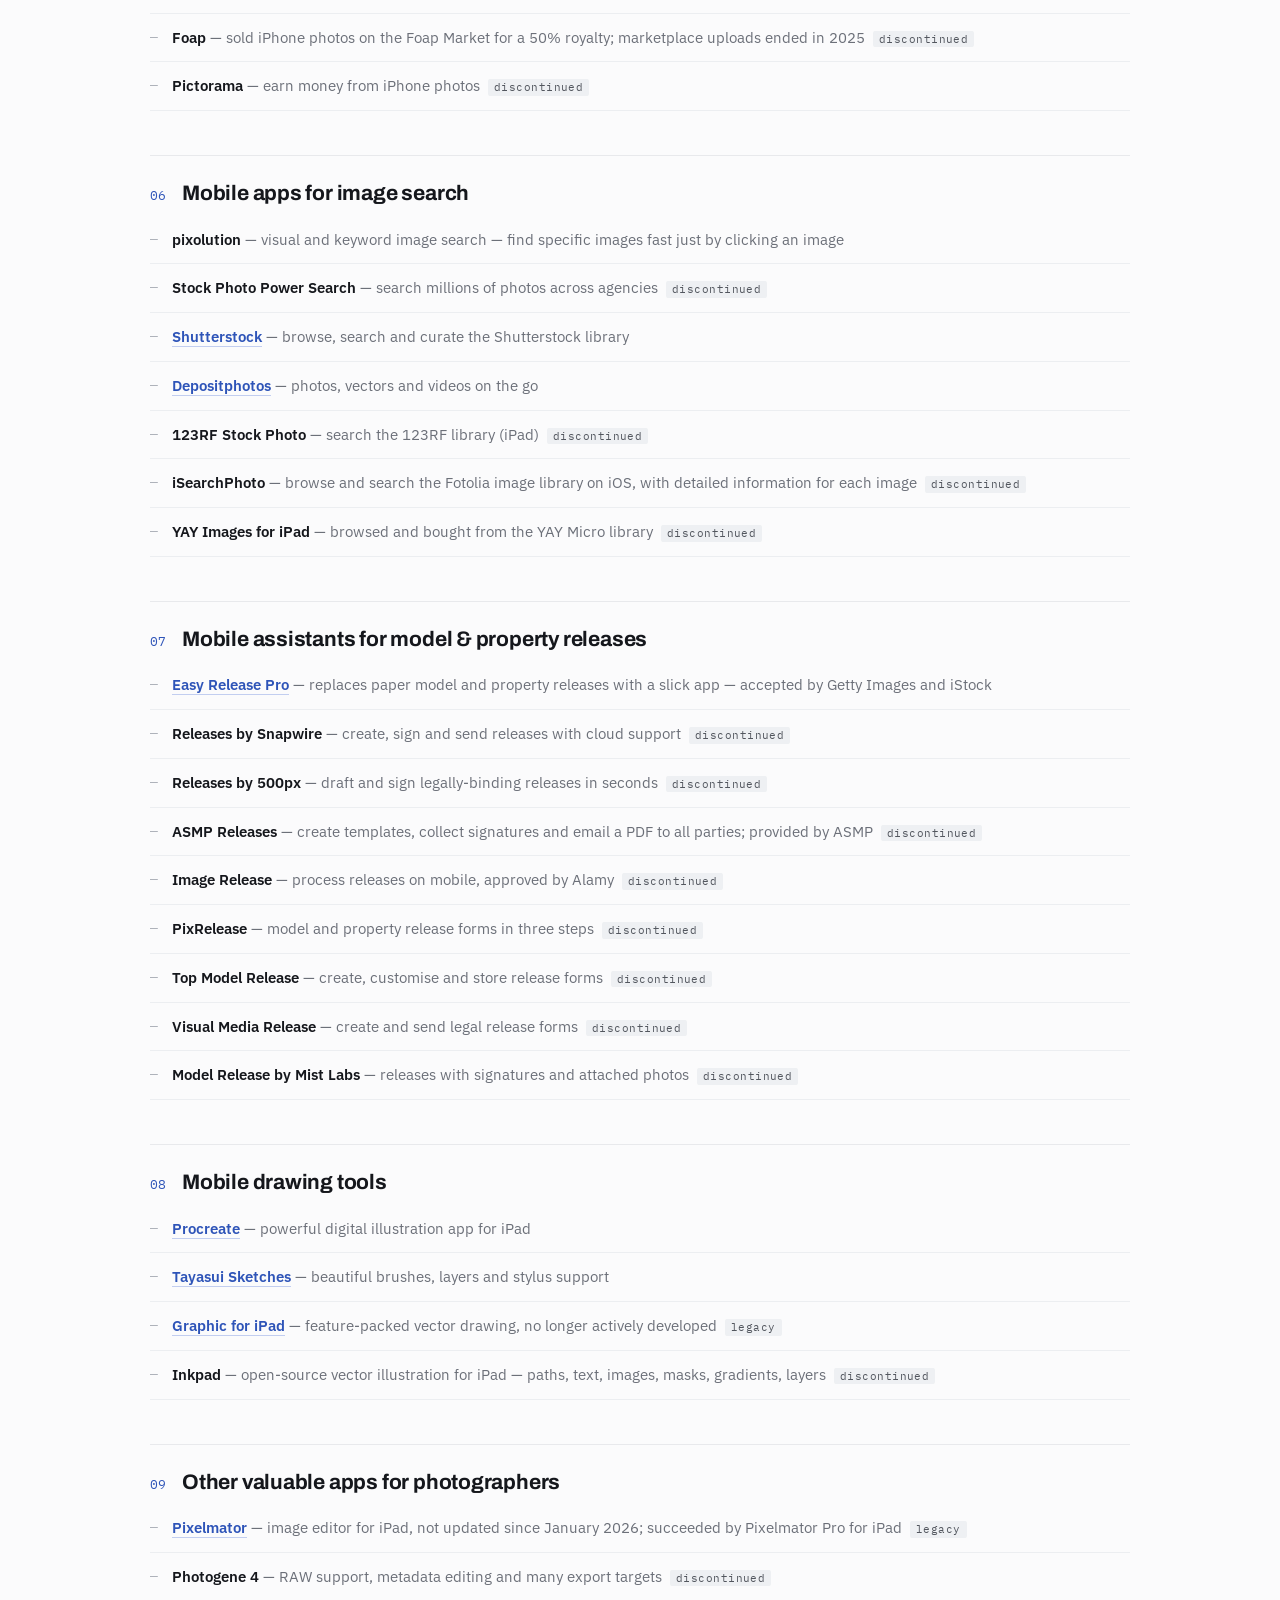
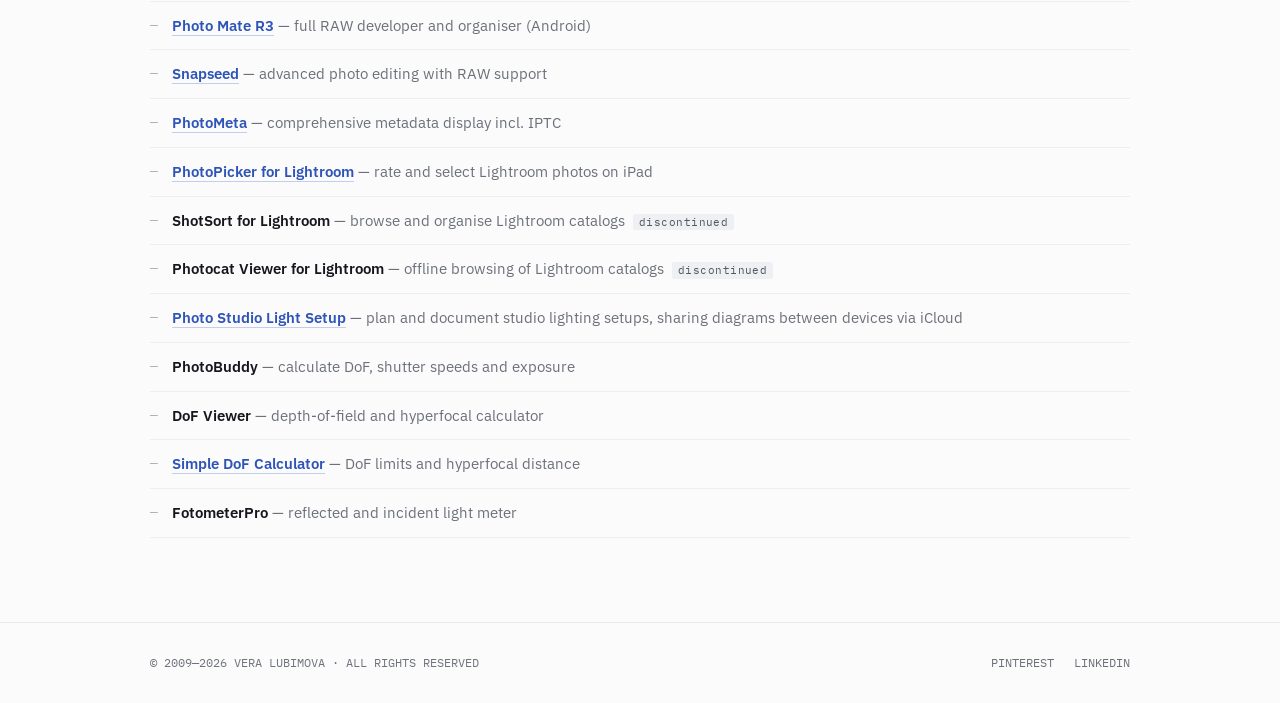
<file: toolbox.html>
<!DOCTYPE html>
<html lang="en">
<head>
<meta charset="utf-8">
<meta name="viewport" content="width=device-width, initial-scale=1.0">
<title>Microstock tools, tips, tricks &mdash; MicrostockCraft</title>
<meta name="description" content="Desktop apps, mobile assistants and web services for keywording, uploading, model releases, analytics and tracking microstock sales.">
<meta name="keywords" content="microstock tools, stock photography apps, keywording, model release apps, microstock analytics, FTP upload">
<meta name="author" content="Vera Lubimova">
<meta name="robots" content="index, follow">
<meta name="theme-color" content="#2e54b8">
<link rel="canonical" href="https://microstockcraft.com/toolbox.html">
<meta property="og:type" content="website">
<meta property="og:site_name" content="MicrostockCraft">
<meta property="og:locale" content="en_NZ">
<meta property="og:title" content="Microstock tools, tips, tricks &mdash; MicrostockCraft">
<meta property="og:description" content="Desktop apps, mobile assistants and web services for keywording, uploading, model releases, analytics and tracking microstock sales.">
<meta property="og:url" content="https://microstockcraft.com/toolbox.html">
<meta property="og:image" content="https://microstockcraft.com/og/og-toolbox.png">
<meta property="og:image:width" content="1200">
<meta property="og:image:height" content="630">
<meta name="twitter:card" content="summary_large_image">
<meta name="twitter:title" content="Microstock tools, tips, tricks &mdash; MicrostockCraft">
<meta name="twitter:description" content="Desktop apps, mobile assistants and web services for keywording, uploading, model releases, analytics and tracking microstock sales.">
<meta name="twitter:image" content="https://microstockcraft.com/og/og-toolbox.png">
<link rel="icon" href="favicon.ico" sizes="any">
<link rel="icon" href="favicon.svg" type="image/svg+xml">
<link rel="apple-touch-icon" href="apple-touch-icon.png">
<link rel="preload" href="fonts/archivo-var.woff2" as="font" type="font/woff2" crossorigin>
<link rel="stylesheet" href="css/style.css?v=20261028">
<script type="application/ld+json">
{"@context":"https://schema.org","@graph":[
{"@type":"WebSite","@id":"https://microstockcraft.com/#website","url":"https://microstockcraft.com/","name":"MicrostockCraft","description":"Tools, tips and trusted links for microstock contributors and buyers, from a working contributor since 2009.","inLanguage":"en","publisher":{"@id":"https://microstockcraft.com/#vera"}},
{"@type":"Person","@id":"https://microstockcraft.com/#vera","name":"Vera Lubimova","url":"https://microstockcraft.com/about.html","jobTitle":"Photographer, illustrator and picture researcher","sameAs":["https://nz.pinterest.com/veralubimova/my-illustrations/","https://www.linkedin.com/in/veralubimova"]}
]}
</script>
</head>
<body>
<header class="site-header">
  <div class="wrap">
    <nav class="site-nav" aria-label="Primary">
      <a class="brand" href="index.html">
        <span class="brand-name">microstockcraft</span>
        <span class="brand-since">/ since 2009</span>
      </a>
      <div class="nav-links">
        <a class="nav-link" href="index.html">home</a>
        <a class="nav-link" href="books.html">bookshelf</a>
        <span class="nav-link is-active" aria-current="page">toolbox</span>
        <a class="nav-link" href="articles.html">nz&nbsp;stockphoto</a>
        <a class="nav-link" href="about.html">about</a>
      </div>
    </nav>
  </div>
</header>
<main class="wrap page">
  <div class="kicker">TOOLBOX</div>
  <h1 class="page-title">Tools, tips, tricks</h1>
  <p class="mono-quote page-quote">&ldquo;A bad workman quarrels with his tools.&rdquo; &mdash; Proverb</p>
  <p class="page-intro">Everyone has their own preferences. Still, here are the desktop and mobile apps and web services I&rsquo;d point you to.</p>
  <p class="mono-quote page-note">All web links below are for information only, not referrals.</p>
      <div class="group-head">
        <span class="group-num">01</span>
        <h3 class="group-title group-title--sm">Desktop apps, plug-ins &amp; cloud services</h3>
      </div>
      <div>
        <div class="item">
          <span class="item-dash">&mdash;</span>
          <div class="item-body"><a class="item-link" href="https://microstock.plus/" target="_blank" rel="noopener">Microstock+ (formerly StockSubmitter)</a><span class="item-desc"> &mdash; web service that edits metadata, auto-keywords and auto-submits to many agencies</span></div>
        </div>
        <div class="item">
          <span class="item-dash">&mdash;</span>
          <div class="item-body"><a class="item-link" href="https://www.microstockanalytics.com/" target="_blank" rel="noopener">Microstock Analytics</a><span class="item-desc"> &mdash; tracks sales across Shutterstock, iStock, Dreamstime, 123RF and other agencies (Windows)</span></div>
        </div>
        <div class="item">
          <span class="item-dash">&mdash;</span>
          <div class="item-body"><a class="item-link" href="https://www.stockperformer.com/" target="_blank" rel="noopener">Stock Performer</a><span class="item-desc"> &mdash; real-time cross-agency earnings, all in one cloud service</span></div>
        </div>
        <div class="item">
          <span class="item-dash">&mdash;</span>
          <div class="item-body"><a class="item-link" href="https://microstockr.com/" target="_blank" rel="noopener">Microstockr</a><span class="item-desc"> &mdash; desktop app for cross-agency earnings tracking, keywording and uploading (subscription)</span></div>
        </div>
        <div class="item">
          <span class="item-dash">&mdash;</span>
          <div class="item-body"><span class="item-name">Stockhub</span><span class="item-desc"> &mdash; simple real-time sales tracker for Shutterstock, iStock and Fotolia</span><span class="tag-disc">discontinued</span></div>
        </div>
        <div class="item">
          <span class="item-dash">&mdash;</span>
          <div class="item-body"><span class="item-name">picWorkflow</span><span class="item-desc"> &mdash; a pay-per-use cloud service for uploading images to microstocks for distribution</span><span class="tag-disc">discontinued</span></div>
        </div>
        <div class="item">
          <span class="item-dash">&mdash;</span>
          <div class="item-body"><span class="item-name">Stockuploader</span><span class="item-desc"> &mdash; free upload tool with built-in keyword-tool reference</span><span class="tag-disc">discontinued</span></div>
        </div>
        <div class="item">
          <span class="item-dash">&mdash;</span>
          <div class="item-body"><span class="item-name">Easy Stock</span><span class="item-desc"> &mdash; one-click batch upload for Mac &mdash; send image batches to many agencies and flag problems before upload</span><span class="tag-disc">discontinued</span></div>
        </div>
        <div class="item">
          <span class="item-dash">&mdash;</span>
          <div class="item-body"><span class="item-name">ProStockMaster</span><span class="item-desc"> &mdash; multi-agency uploads, auto-keywording and earnings stats (Mac/Win)</span><span class="tag-disc">discontinued</span></div>
        </div>
        <div class="item">
          <span class="item-dash">&mdash;</span>
          <div class="item-body"><a class="item-link" href="http://www.mykeyworder.com/" target="_blank" rel="noopener">MyKeyworder</a><span class="item-desc"> &mdash; online keyword generation (Google, Shutterstock, Flickr APIs) plus a freemium Lightroom plug-in</span></div>
        </div>
        <div class="item">
          <span class="item-dash">&mdash;</span>
          <div class="item-body"><a class="item-link" href="https://deepmeta.com/" target="_blank" rel="noopener">DeepMeta</a><span class="item-desc"> &mdash; keywording and submission manager for iStock and Getty Images contributors</span></div>
        </div>
        <div class="item">
          <span class="item-dash">&mdash;</span>
          <div class="item-body"><span class="item-name">GO Stock</span><span class="item-desc"> &mdash; free, simple FTP uploader for Mac and Windows &mdash; drag, drop and upload to all your agencies at once</span><span class="tag-disc">discontinued</span></div>
        </div>
        <div class="item">
          <span class="item-dash">&mdash;</span>
          <div class="item-body"><span class="item-name">Export to FTP with Lightroom</span><span class="item-desc"> &mdash; Lightroom plug-in by Presets Heaven that exports images straight to an FTP server</span></div>
        </div>
        <div class="item">
          <span class="item-dash">&mdash;</span>
          <div class="item-body"><span class="item-name">Microsoft Pro Photo Tools</span><span class="item-desc"> &mdash; metadata editing incl. EXIF, IPTC and GPS (Windows)</span><span class="tag-disc">discontinued</span></div>
        </div>
        <div class="item">
          <span class="item-dash">&mdash;</span>
          <div class="item-body"><a class="item-link" href="http://www.colorpilot.com/exif.html" target="_blank" rel="noopener">Exif Pilot</a><span class="item-desc"> &mdash; free EXIF/GPS/IPTC editor with CSV and Excel import-export (Windows)</span></div>
        </div>
        <div class="item">
          <span class="item-dash">&mdash;</span>
          <div class="item-body"><a class="item-link" href="https://itunes.apple.com/us/app/photo-meta-edit/id553760117" target="_blank" rel="noopener">Photo Meta Edit</a><span class="item-desc"> &mdash; simple EXIF/GPS/XMP/IPTC metadata editor for JPEG and TIFF files, with batch editing (Mac)</span></div>
        </div>
      </div>
      <div class="group-head">
        <span class="group-num">02</span>
        <h3 class="group-title group-title--sm">Mobile apps for wireless workflow</h3>
      </div>
      <div>
        <div class="item">
          <span class="item-dash">&mdash;</span>
          <div class="item-body"><a class="item-link" href="https://itunes.apple.com/nz/app/shuttersnitch/id364176211" target="_blank" rel="noopener">ShutterSnitch</a><span class="item-desc"> &mdash; browse and analyse images after wireless transfer &mdash; shutter speed, aperture, ISO, focal length, light</span></div>
        </div>
        <div class="item">
          <span class="item-dash">&mdash;</span>
          <div class="item-body"><span class="item-name">Photosmith</span><span class="item-desc"> &mdash; Lightroom tablet companion for keywording and metadata</span><span class="tag-disc">discontinued</span></div>
        </div>
        <div class="item">
          <span class="item-dash">&mdash;</span>
          <div class="item-body"><a class="item-link" href="https://www.on1.com/products/photo-raw/mobile/" target="_blank" rel="noopener">ON1 Photo RAW for Mobile</a><span class="item-desc"> &mdash; mirrors your ON1 Photo RAW library to edit and organise RAW photos on iOS/Android</span></div>
        </div>
        <div class="item">
          <span class="item-dash">&mdash;</span>
          <div class="item-body"><span class="item-name">PhotoPhile</span><span class="item-desc"> &mdash; sort, rate and manage collections, sync with Lightroom</span><span class="tag-disc">discontinued</span></div>
        </div>
        <div class="item">
          <span class="item-dash">&mdash;</span>
          <div class="item-body"><a class="item-link" href="https://itunes.apple.com/nz/app/adobe-lightroom/id804177739" target="_blank" rel="noopener">Adobe Lightroom mobile</a><span class="item-desc"> &mdash; edit and organise anywhere, syncs with desktop</span></div>
        </div>
        <div class="item">
          <span class="item-dash">&mdash;</span>
          <div class="item-body"><span class="item-name">Eye-Fi app</span><span class="item-desc"> &mdash; wireless transfer with Eye-Fi Pro X2 SD cards</span><span class="tag-disc">discontinued</span></div>
        </div>
        <div class="item">
          <span class="item-dash">&mdash;</span>
          <div class="item-body"><a class="item-link" href="https://itunes.apple.com/nz/app/wi-fi-sd/id555922364" target="_blank" rel="noopener">Wi-Fi SD Utility</a><span class="item-desc"> &mdash; stream photos from Transcend Wi-Fi SD cards</span><span class="tag-disc">legacy</span></div>
        </div>
        <div class="item">
          <span class="item-dash">&mdash;</span>
          <div class="item-body"><span class="item-name">FlashAir App</span><span class="item-desc"> &mdash; Toshiba FlashAir SDHC setup and downloads</span><span class="tag-disc">discontinued</span></div>
        </div>
        <div class="item">
          <span class="item-dash">&mdash;</span>
          <div class="item-body"><span class="item-name">ez Share Wi-Fi SD</span><span class="item-desc"> &mdash; view and download from ez Share Wi-Fi SD cards</span><span class="tag-disc">discontinued</span></div>
        </div>
        <div class="item">
          <span class="item-dash">&mdash;</span>
          <div class="item-body"><a class="item-link" href="https://itunes.apple.com/nz/app/canon-camera-connect/id944097177" target="_blank" rel="noopener">Canon Camera Connect</a><span class="item-desc"> &mdash; remote shooting and image transfer for Canon</span></div>
        </div>
        <div class="item">
          <span class="item-dash">&mdash;</span>
          <div class="item-body"><a class="item-link" href="https://itunes.apple.com/nz/app/wireless-mobile-utility/id554157010" target="_blank" rel="noopener">Wireless Mobile Utility</a><span class="item-desc"> &mdash; two-way wireless link for Nikon cameras, now superseded by Nikon SnapBridge</span><span class="tag-disc">legacy</span></div>
        </div>
      </div>
      <div class="group-head">
        <span class="group-num">03</span>
        <h3 class="group-title group-title--sm">Mobile apps for analytics &amp; sales statistics</h3>
      </div>
      <div>
        <div class="item">
          <span class="item-dash">&mdash;</span>
          <div class="item-body"><span class="item-name">Microstockr</span><span class="item-desc"> &mdash; tracked sales across 35+ agencies, with balance per agency and latest downloads</span><span class="tag-disc">discontinued</span></div>
        </div>
        <div class="item">
          <span class="item-dash">&mdash;</span>
          <div class="item-body"><span class="item-name">Stock.Stats</span><span class="item-desc"> &mdash; check earnings and new-sale alerts across agencies</span><span class="tag-disc">discontinued</span></div>
        </div>
        <div class="item">
          <span class="item-dash">&mdash;</span>
          <div class="item-body"><span class="item-name">Deep Stats</span><span class="item-desc"> &mdash; explore Shutterstock earnings by many dimensions</span><span class="tag-disc">discontinued</span></div>
        </div>
        <div class="item">
          <span class="item-dash">&mdash;</span>
          <div class="item-body"><a class="item-link" href="https://itunes.apple.com/nz/app/shutterstock-contributor/id913214324" target="_blank" rel="noopener">Shutterstock Contributor</a><span class="item-desc"> &mdash; upload, submit and check Shutterstock earnings</span></div>
        </div>
        <div class="item">
          <span class="item-dash">&mdash;</span>
          <div class="item-body"><a class="item-link" href="https://play.google.com/store/apps/details?id=com.pixel_nest.stockagent.paid" target="_blank" rel="noopener">StockAgent</a><span class="item-desc"> &mdash; glance at sales across 25 agencies (Android)</span></div>
        </div>
        <div class="item">
          <span class="item-dash">&mdash;</span>
          <div class="item-body"><a class="item-link" href="https://play.google.com/store/apps/details?id=com.fisherss.microstocksales" target="_blank" rel="noopener">MicroStock Sales</a><span class="item-desc"> &mdash; track portfolio income (Android)</span></div>
        </div>
        <div class="item">
          <span class="item-dash">&mdash;</span>
          <div class="item-body"><span class="item-name">iLucidata</span><span class="item-desc"> &mdash; elucidate your iStock sales data (iOS)</span></div>
        </div>
        <div class="item">
          <span class="item-dash">&mdash;</span>
          <div class="item-body"><span class="item-name">LiveStock for iStock</span><span class="item-desc"> &mdash; iStock downloads, sales stats and graphs (Android)</span></div>
        </div>
        <div class="item">
          <span class="item-dash">&mdash;</span>
          <div class="item-body"><span class="item-name">Photo Sales</span><span class="item-desc"> &mdash; earnings from many agencies (iPhone)</span><span class="tag-disc">discontinued</span></div>
        </div>
        <div class="item">
          <span class="item-dash">&mdash;</span>
          <div class="item-body"><a class="item-link" href="https://itunes.apple.com/nz/app/dreamstime-photography-companion/id787325247" target="_blank" rel="noopener">Dreamstime Photography Companion</a><span class="item-desc"> &mdash; upload and track sales on Dreamstime</span></div>
        </div>
        <div class="item">
          <span class="item-dash">&mdash;</span>
          <div class="item-body"><span class="item-name">iStock by Getty Images</span><span class="item-desc"> &mdash; Getty&rsquo;s former official app to search the iStock library and check your sales and downloads</span><span class="tag-disc">discontinued</span></div>
        </div>
        <div class="item">
          <span class="item-dash">&mdash;</span>
          <div class="item-body"><span class="item-name">PHOTOanalytics</span><span class="item-desc"> &mdash; key data and facts for Fotolia contributors</span><span class="tag-disc">discontinued</span></div>
        </div>
      </div>
      <div class="group-head">
        <span class="group-num">04</span>
        <h3 class="group-title group-title--sm">Various useful mobile apps</h3>
      </div>
      <div>
        <div class="item">
          <span class="item-dash">&mdash;</span>
          <div class="item-body"><span class="item-name">Microstock Keywords</span><span class="item-desc"> &mdash; generate keywords, titles and descriptions (Android)</span><span class="tag-disc">discontinued</span></div>
        </div>
        <div class="item">
          <span class="item-dash">&mdash;</span>
          <div class="item-body"><span class="item-name">Photo &ndash; Infos</span><span class="item-desc"> &mdash; photography and stock-industry information</span></div>
        </div>
        <div class="item">
          <span class="item-dash">&mdash;</span>
          <div class="item-body"><span class="item-name">PixMuse</span><span class="item-desc"> &mdash; photo-shoot idea generator from popular stock concepts</span></div>
        </div>
      </div>
      <div class="group-head">
        <span class="group-num">05</span>
        <h3 class="group-title group-title--sm">Mobile apps for mobile photobanks</h3>
      </div>
      <div>
        <div class="item">
          <span class="item-dash">&mdash;</span>
          <div class="item-body"><span class="item-name">Stockimo</span><span class="item-desc"> &mdash; Alamy&rsquo;s app for selling phone photos</span><span class="tag-disc">discontinued</span></div>
        </div>
        <div class="item">
          <span class="item-dash">&mdash;</span>
          <div class="item-body"><span class="item-name">Clashot</span><span class="item-desc"> &mdash; create, publish and sell photo reports (Depositphotos)</span><span class="tag-disc">discontinued</span></div>
        </div>
        <div class="item">
          <span class="item-dash">&mdash;</span>
          <div class="item-body"><span class="item-name">Fotolia Instant</span><span class="item-desc"> &mdash; sold smartphone pictures in Fotolia&rsquo;s Instant collection</span><span class="tag-disc">discontinued</span></div>
        </div>
        <div class="item">
          <span class="item-dash">&mdash;</span>
          <div class="item-body"><span class="item-name">123RF On-The-Go</span><span class="item-desc"> &mdash; shoot and upload to 123RF anytime</span><span class="tag-disc">discontinued</span></div>
        </div>
        <div class="item">
          <span class="item-dash">&mdash;</span>
          <div class="item-body"><span class="item-name">RooM</span><span class="item-desc"> &mdash; Pocketstock&rsquo;s app: Briefs direct commercial photographers to shoot images clients actually buy</span><span class="tag-disc">discontinued</span></div>
        </div>
        <div class="item">
          <span class="item-dash">&mdash;</span>
          <div class="item-body"><a class="item-link" href="https://itunes.apple.com/nz/app/scoopshot/id417797386" target="_blank" rel="noopener">Scoopshot</a><span class="item-desc"> &mdash; earn from smartphone news photos</span><span class="tag-disc">legacy</span></div>
        </div>
        <div class="item">
          <span class="item-dash">&mdash;</span>
          <div class="item-body"><span class="item-name">Foap</span><span class="item-desc"> &mdash; sold iPhone photos on the Foap Market for a 50% royalty; marketplace uploads ended in 2025</span><span class="tag-disc">discontinued</span></div>
        </div>
        <div class="item">
          <span class="item-dash">&mdash;</span>
          <div class="item-body"><span class="item-name">Pictorama</span><span class="item-desc"> &mdash; earn money from iPhone photos</span><span class="tag-disc">discontinued</span></div>
        </div>
      </div>
      <div class="group-head">
        <span class="group-num">06</span>
        <h3 class="group-title group-title--sm">Mobile apps for image search</h3>
      </div>
      <div>
        <div class="item">
          <span class="item-dash">&mdash;</span>
          <div class="item-body"><span class="item-name">pixolution</span><span class="item-desc"> &mdash; visual and keyword image search &mdash; find specific images fast just by clicking an image</span></div>
        </div>
        <div class="item">
          <span class="item-dash">&mdash;</span>
          <div class="item-body"><span class="item-name">Stock Photo Power Search</span><span class="item-desc"> &mdash; search millions of photos across agencies</span><span class="tag-disc">discontinued</span></div>
        </div>
        <div class="item">
          <span class="item-dash">&mdash;</span>
          <div class="item-body"><a class="item-link" href="https://itunes.apple.com/nz/app/shutterstock-for-ipad/id473347409" target="_blank" rel="noopener">Shutterstock</a><span class="item-desc"> &mdash; browse, search and curate the Shutterstock library</span></div>
        </div>
        <div class="item">
          <span class="item-dash">&mdash;</span>
          <div class="item-body"><a class="item-link" href="https://itunes.apple.com/nz/app/depositphotos/id919098408" target="_blank" rel="noopener">Depositphotos</a><span class="item-desc"> &mdash; photos, vectors and videos on the go</span></div>
        </div>
        <div class="item">
          <span class="item-dash">&mdash;</span>
          <div class="item-body"><span class="item-name">123RF Stock Photo</span><span class="item-desc"> &mdash; search the 123RF library (iPad)</span><span class="tag-disc">discontinued</span></div>
        </div>
        <div class="item">
          <span class="item-dash">&mdash;</span>
          <div class="item-body"><span class="item-name">iSearchPhoto</span><span class="item-desc"> &mdash; browse and search the Fotolia image library on iOS, with detailed information for each image</span><span class="tag-disc">discontinued</span></div>
        </div>
        <div class="item">
          <span class="item-dash">&mdash;</span>
          <div class="item-body"><span class="item-name">YAY Images for iPad</span><span class="item-desc"> &mdash; browsed and bought from the YAY Micro library</span><span class="tag-disc">discontinued</span></div>
        </div>
      </div>
      <div class="group-head">
        <span class="group-num">07</span>
        <h3 class="group-title group-title--sm">Mobile assistants for model &amp; property releases</h3>
      </div>
      <div>
        <div class="item">
          <span class="item-dash">&mdash;</span>
          <div class="item-body"><a class="item-link" href="https://apps.apple.com/nz/app/id6461377239" target="_blank" rel="noopener">Easy Release Pro</a><span class="item-desc"> &mdash; replaces paper model and property releases with a slick app &mdash; accepted by Getty Images and iStock</span></div>
        </div>
        <div class="item">
          <span class="item-dash">&mdash;</span>
          <div class="item-body"><span class="item-name">Releases by Snapwire</span><span class="item-desc"> &mdash; create, sign and send releases with cloud support</span><span class="tag-disc">discontinued</span></div>
        </div>
        <div class="item">
          <span class="item-dash">&mdash;</span>
          <div class="item-body"><span class="item-name">Releases by 500px</span><span class="item-desc"> &mdash; draft and sign legally-binding releases in seconds</span><span class="tag-disc">discontinued</span></div>
        </div>
        <div class="item">
          <span class="item-dash">&mdash;</span>
          <div class="item-body"><span class="item-name">ASMP Releases</span><span class="item-desc"> &mdash; create templates, collect signatures and email a PDF to all parties; provided by ASMP</span><span class="tag-disc">discontinued</span></div>
        </div>
        <div class="item">
          <span class="item-dash">&mdash;</span>
          <div class="item-body"><span class="item-name">Image Release</span><span class="item-desc"> &mdash; process releases on mobile, approved by Alamy</span><span class="tag-disc">discontinued</span></div>
        </div>
        <div class="item">
          <span class="item-dash">&mdash;</span>
          <div class="item-body"><span class="item-name">PixRelease</span><span class="item-desc"> &mdash; model and property release forms in three steps</span><span class="tag-disc">discontinued</span></div>
        </div>
        <div class="item">
          <span class="item-dash">&mdash;</span>
          <div class="item-body"><span class="item-name">Top Model Release</span><span class="item-desc"> &mdash; create, customise and store release forms</span><span class="tag-disc">discontinued</span></div>
        </div>
        <div class="item">
          <span class="item-dash">&mdash;</span>
          <div class="item-body"><span class="item-name">Visual Media Release</span><span class="item-desc"> &mdash; create and send legal release forms</span><span class="tag-disc">discontinued</span></div>
        </div>
        <div class="item">
          <span class="item-dash">&mdash;</span>
          <div class="item-body"><span class="item-name">Model Release by Mist Labs</span><span class="item-desc"> &mdash; releases with signatures and attached photos</span><span class="tag-disc">discontinued</span></div>
        </div>
      </div>
      <div class="group-head">
        <span class="group-num">08</span>
        <h3 class="group-title group-title--sm">Mobile drawing tools</h3>
      </div>
      <div>
        <div class="item">
          <span class="item-dash">&mdash;</span>
          <div class="item-body"><a class="item-link" href="https://itunes.apple.com/nz/app/procreate/id425073498" target="_blank" rel="noopener">Procreate</a><span class="item-desc"> &mdash; powerful digital illustration app for iPad</span></div>
        </div>
        <div class="item">
          <span class="item-dash">&mdash;</span>
          <div class="item-body"><a class="item-link" href="https://itunes.apple.com/nz/app/tayasui-sketches/id641900855" target="_blank" rel="noopener">Tayasui Sketches</a><span class="item-desc"> &mdash; beautiful brushes, layers and stylus support</span></div>
        </div>
        <div class="item">
          <span class="item-dash">&mdash;</span>
          <div class="item-body"><a class="item-link" href="https://itunes.apple.com/nz/app/id363317633" target="_blank" rel="noopener">Graphic for iPad</a><span class="item-desc"> &mdash; feature-packed vector drawing, no longer actively developed</span><span class="tag-disc">legacy</span></div>
        </div>
        <div class="item">
          <span class="item-dash">&mdash;</span>
          <div class="item-body"><span class="item-name">Inkpad</span><span class="item-desc"> &mdash; open-source vector illustration for iPad &mdash; paths, text, images, masks, gradients, layers</span><span class="tag-disc">discontinued</span></div>
        </div>
      </div>
      <div class="group-head">
        <span class="group-num">09</span>
        <h3 class="group-title group-title--sm">Other valuable apps for photographers</h3>
      </div>
      <div>
        <div class="item">
          <span class="item-dash">&mdash;</span>
          <div class="item-body"><a class="item-link" href="https://itunes.apple.com/nz/app/pixelmator/id924695435" target="_blank" rel="noopener">Pixelmator</a><span class="item-desc"> &mdash; image editor for iPad, not updated since January 2026; succeeded by Pixelmator Pro for iPad</span><span class="tag-disc">legacy</span></div>
        </div>
        <div class="item">
          <span class="item-dash">&mdash;</span>
          <div class="item-body"><span class="item-name">Photogene 4</span><span class="item-desc"> &mdash; RAW support, metadata editing and many export targets</span><span class="tag-disc">discontinued</span></div>
        </div>
        <div class="item">
          <span class="item-dash">&mdash;</span>
          <div class="item-body"><a class="item-link" href="https://play.google.com/store/apps/details?id=com.tssystems.photomate3" target="_blank" rel="noopener">Photo Mate R3</a><span class="item-desc"> &mdash; full RAW developer and organiser (Android)</span></div>
        </div>
        <div class="item">
          <span class="item-dash">&mdash;</span>
          <div class="item-body"><a class="item-link" href="https://itunes.apple.com/nz/app/snapseed/id439438619" target="_blank" rel="noopener">Snapseed</a><span class="item-desc"> &mdash; advanced photo editing with RAW support</span></div>
        </div>
        <div class="item">
          <span class="item-dash">&mdash;</span>
          <div class="item-body"><a class="item-link" href="https://itunes.apple.com/nz/app/photometa/id425922851" target="_blank" rel="noopener">PhotoMeta</a><span class="item-desc"> &mdash; comprehensive metadata display incl. IPTC</span></div>
        </div>
        <div class="item">
          <span class="item-dash">&mdash;</span>
          <div class="item-body"><a class="item-link" href="https://itunes.apple.com/nz/app/photopicker-for-lightroom/id650580494" target="_blank" rel="noopener">PhotoPicker for Lightroom</a><span class="item-desc"> &mdash; rate and select Lightroom photos on iPad</span></div>
        </div>
        <div class="item">
          <span class="item-dash">&mdash;</span>
          <div class="item-body"><span class="item-name">ShotSort for Lightroom</span><span class="item-desc"> &mdash; browse and organise Lightroom catalogs</span><span class="tag-disc">discontinued</span></div>
        </div>
        <div class="item">
          <span class="item-dash">&mdash;</span>
          <div class="item-body"><span class="item-name">Photocat Viewer for Lightroom</span><span class="item-desc"> &mdash; offline browsing of Lightroom catalogs</span><span class="tag-disc">discontinued</span></div>
        </div>
        <div class="item">
          <span class="item-dash">&mdash;</span>
          <div class="item-body"><a class="item-link" href="https://itunes.apple.com/nz/app/photo-studio-light-setup/id733677629" target="_blank" rel="noopener">Photo Studio Light Setup</a><span class="item-desc"> &mdash; plan and document studio lighting setups, sharing diagrams between devices via iCloud</span></div>
        </div>
        <div class="item">
          <span class="item-dash">&mdash;</span>
          <div class="item-body"><span class="item-name">PhotoBuddy</span><span class="item-desc"> &mdash; calculate DoF, shutter speeds and exposure</span></div>
        </div>
        <div class="item">
          <span class="item-dash">&mdash;</span>
          <div class="item-body"><span class="item-name">DoF Viewer</span><span class="item-desc"> &mdash; depth-of-field and hyperfocal calculator</span></div>
        </div>
        <div class="item">
          <span class="item-dash">&mdash;</span>
          <div class="item-body"><a class="item-link" href="https://itunes.apple.com/nz/app/simple-dof-calculator/id301222730" target="_blank" rel="noopener">Simple DoF Calculator</a><span class="item-desc"> &mdash; DoF limits and hyperfocal distance</span></div>
        </div>
        <div class="item">
          <span class="item-dash">&mdash;</span>
          <div class="item-body"><span class="item-name">FotometerPro</span><span class="item-desc"> &mdash; reflected and incident light meter</span></div>
        </div>
      </div>
</main>
<footer class="site-footer">
  <div class="wrap">
    <div class="footer-inner">
      <span class="copyright">&copy; 2009&mdash;2026 VERA LUBIMOVA &middot; ALL RIGHTS RESERVED</span>
        <div class="social">
          <a href="https://nz.pinterest.com/veralubimova/my-illustrations/" target="_blank" rel="noopener">PINTEREST</a>
          <a href="https://www.linkedin.com/in/veralubimova" target="_blank" rel="noopener">LINKEDIN</a>
        </div>
    </div>
  </div>
</footer>
</body>
</html>
</file>
<file: css/style.css>
/* ============================================================
   MicrostockCraft — redesign (Option B: Swiss / contact-sheet)
   Single stylesheet. Design tokens are CSS custom properties.
   Fonts are self-hosted (see ../fonts/). No external requests.
   ============================================================ */

/* ---- Self-hosted fonts ----
   Subset: Latin-1, Latin Extended-A (te reo Maori macrons), punctuation, arrows.
   Archivo and Plex Sans are variable (wght axis), Plex Mono is static.
   Licence: SIL OFL 1.1, see ../fonts/OFL-*.txt */
@font-face{
  font-family:'Archivo';font-style:normal;font-weight:700 800;font-display:swap;
  src:url("../fonts/archivo-var.woff2") format("woff2");
}
@font-face{
  font-family:'IBM Plex Sans';font-style:normal;font-weight:400 600;font-display:swap;
  src:url("../fonts/ibmplexsans-var.woff2") format("woff2");
}
@font-face{
  font-family:'IBM Plex Mono';font-style:normal;font-weight:400;font-display:swap;
  src:url("../fonts/ibmplexmono-400.woff2") format("woff2");
}
@font-face{
  font-family:'IBM Plex Mono';font-style:normal;font-weight:500;font-display:swap;
  src:url("../fonts/ibmplexmono-500.woff2") format("woff2");
}

/* ---- Design tokens ---- */
:root{
  --bg:#fbfbfc;
  --ink:#15171c;
  --accent:#2e54b8;
  --muted-1:#3c4047;
  --muted-2:#52565e;
  --muted-3:#6c7079;
  /* Secondary text: lightest grey that still meets WCAG AA (4.5:1) on --bg */
  --subtle:#6f737c;
  --faint-2:#aeb2ba;
  --border:#e8e9ec;
  --border-soft:#eceef1;
  --row-hover:#f5f6f8;
  --link-underline:#c2cef0;
  --on-accent:#cdd8f7;
  --stripe-a:#eef0f3;
  --stripe-b:#e6e8ec;

  --sans:'IBM Plex Sans',system-ui,-apple-system,'Segoe UI',Roboto,sans-serif;
  --head:'Archivo','IBM Plex Sans',system-ui,sans-serif;
  --mono:'IBM Plex Mono',ui-monospace,'SFMono-Regular',Menlo,Consolas,monospace;

  --container:1060px;
  --pad-x:clamp(18px,5vw,40px);
}

/* ---- Reset / base ---- */
*{box-sizing:border-box;}
html{-webkit-text-size-adjust:100%;}
body{
  margin:0;
  background:var(--bg);
  color:var(--ink);
  font-family:var(--sans);
  font-size:16px;
  line-height:1.5;
}
img{max-width:100%;height:auto;display:block;}
a{color:inherit;}
h1,h2,h3,p{margin:0;}

/* keyboard focus */
a:focus-visible,
.index-row:focus-visible{
  outline:2px solid var(--accent);
  outline-offset:3px;
  border-radius:2px;
}

/* Min flex children so long words never force overflow */
.site-nav,.nav-links,.index-row,.index-desc,.about,.about-body,
.item,.item-body,.group-head,.footer-inner,.copyright{min-width:0;}

/* ---- Shell ---- */
.wrap{
  max-width:var(--container);
  margin:0 auto;
  padding:0 var(--pad-x);
}

/* ---- Header / nav ---- */
.site-nav{
  display:flex;
  flex-wrap:wrap;
  align-items:center;
  justify-content:space-between;
  gap:8px 20px;
  padding:18px 0;
  border-bottom:1px solid var(--border);
}
.brand{
  display:inline-flex;
  align-items:baseline;
  gap:12px;
  text-decoration:none;
  min-height:44px;
  align-content:center;
  flex-wrap:wrap;
}
.brand-name{
  font-family:var(--head);
  font-weight:800;
  font-size:18px;
  letter-spacing:-0.01em;
  color:var(--ink);
}
.brand-since{
  font-family:var(--mono);
  font-size:13px;
  color:var(--subtle);
  letter-spacing:0.01em;
}
.nav-links{
  display:flex;
  flex-wrap:wrap;
  align-items:center;
  gap:2px 22px;
  font-family:var(--mono);
  font-size:12.5px;
  letter-spacing:0.02em;
}
.nav-link{
  display:inline-flex;
  align-items:center;
  min-height:44px;
  padding:0 2px;
  color:var(--muted-3);
  text-decoration:none;
  transition:color .15s ease;
}
.nav-link:hover{color:var(--accent);}
.nav-link.is-active{
  color:var(--accent);
  font-weight:500;
  cursor:default;
}

/* ---- Generic page header (sub-pages) ---- */
.page{padding-top:56px;padding-bottom:60px;}
.kicker{
  font-family:var(--mono);
  font-size:12px;
  letter-spacing:0.1em;
  color:var(--accent);
  margin-bottom:18px;
}
.page-title{
  font-family:var(--head);
  font-weight:800;
  font-size:clamp(30px,6vw,46px);
  letter-spacing:-0.025em;
  margin:0 0 18px;
}
.page-intro{
  font-size:16px;
  line-height:1.6;
  color:var(--muted-2);
  max-width:52em;
  margin:0 0 6px;
}
.page-intro + .page-intro{margin:0 0 14px;}
.page-intro--tight{margin-bottom:0;}
/* Pull-quote + closing note share an identical mono style */
.mono-quote{
  font-family:var(--mono);
  font-size:13px;
  line-height:1.6;
  color:var(--subtle);
  letter-spacing:0.01em;
  max-width:52em;
}
.page-quote{margin:0 0 18px;}
.page-note{margin:0 0 24px;}

/* ---- Home hero ---- */
.hero{padding:64px 0 44px;}
.hero-eyebrow{
  font-family:var(--mono);
  font-size:12px;
  letter-spacing:0.1em;
  color:var(--accent);
  margin-bottom:26px;
}
.hero-title{
  font-family:var(--head);
  font-weight:800;
  font-size:clamp(34px,7vw,60px);
  line-height:1.02;
  letter-spacing:-0.025em;
  margin:0 0 26px;
  max-width:15.5em;
}
.hero-lede{
  font-size:16px;
  line-height:1.6;
  color:var(--muted-2);
  max-width:34em;
}

/* ---- Contact sheet ---- */
.contact-sheet{padding:0 0 56px;}
.sheet-grid{
  display:grid;
  grid-template-columns:repeat(auto-fit,minmax(92px,1fr));
  gap:8px;
}
.sheet-cell{
  aspect-ratio:1;
  width:100%;
  border-radius:2px;
  object-fit:cover;
  background:repeating-linear-gradient(135deg,
    var(--stripe-a),var(--stripe-a) 9px,
    var(--stripe-b) 9px,var(--stripe-b) 18px);
}
.sheet-cell--brand{
  aspect-ratio:1;
  background:var(--accent);
  border-radius:2px;
  display:flex;
  align-items:flex-end;
  padding:11px;
}
.sheet-cell--brand span{
  font-family:var(--mono);
  font-size:10px;
  color:var(--on-accent);
  line-height:1.3;
}

/* ---- Home index rows ---- */
.index{padding:0 0 60px;}
.index-label{
  font-family:var(--mono);
  font-size:11.5px;
  letter-spacing:0.1em;
  color:var(--subtle);
  border-top:1px solid var(--border);
  padding-top:18px;
}
.index-row{
  display:flex;
  flex-wrap:wrap;
  align-items:center;
  gap:14px 28px;
  padding:26px 0;
  border-bottom:1px solid var(--border);
  text-decoration:none;
  color:inherit;
  transition:background .15s ease;
}
.index-row:hover{background:var(--row-hover);}
.index-num{
  font-family:var(--mono);
  font-size:13px;
  color:var(--accent);
  width:34px;
  flex:none;
}
.index-title{
  font-family:var(--head);
  font-weight:700;
  font-size:24px;
  letter-spacing:-0.01em;
  width:230px;
}
.index-desc{
  font-size:14.5px;
  line-height:1.55;
  color:var(--muted-3);
  flex:1 1 240px;
}
.index-arrow{
  font-family:var(--mono);
  font-size:18px;
  color:var(--accent);
  margin-left:auto;
}

/* ---- List groups (books / toolbox / nz) ---- */
.group-head{
  display:flex;
  align-items:baseline;
  gap:16px;
  margin:44px 0 6px;
  padding-top:22px;
  border-top:1px solid var(--border);
}
.group-num{
  font-family:var(--mono);
  font-size:13px;
  color:var(--accent);
  flex:none;
}
.group-title{
  font-family:var(--head);
  font-weight:700;
  font-size:22px;
  letter-spacing:-0.01em;
}
.group-title--sm{font-size:21px;}

.item{
  display:flex;
  gap:14px;
  padding:13px 0;
  border-bottom:1px solid var(--border-soft);
  font-size:14.5px;
  line-height:1.5;
}
.item-dash{
  color:var(--faint-2);
  flex:none;
  font-family:var(--mono);
  font-size:13px;
}
.item-body{overflow-wrap:anywhere;}
.item-link{
  color:var(--accent);
  font-weight:600;
  text-decoration:none;
  border-bottom:1px solid var(--link-underline);
}
.item-link:hover{border-bottom-color:var(--accent);}
.item-name{font-weight:600;color:var(--ink);}
.item-desc{color:var(--muted-3);}
.tag-disc{
  display:inline-block;
  font-family:var(--mono);
  font-size:11px;
  line-height:1.5;
  color:var(--muted-2);
  background:var(--stripe-a);
  border-radius:2px;
  padding:0 6px;
  margin-left:8px;
  letter-spacing:0.04em;
}

/* inline text link inside paragraphs */
.text-link{
  color:var(--accent);
  font-weight:600;
  text-decoration:none;
  border-bottom:1px solid var(--link-underline);
}
.text-link:hover{border-bottom-color:var(--accent);}

.section-note{
  font-size:15px;
  line-height:1.6;
  color:var(--muted-2);
  margin:0 0 18px;
}

/* ---- About ---- */
.about{
  display:flex;
  flex-wrap:wrap;
  gap:40px 56px;
  padding-top:64px;
  padding-bottom:60px;
  align-items:flex-start;
}
.about-photo{
  flex:1 1 240px;
  max-width:340px;
  border-radius:2px;
  overflow:hidden;
  aspect-ratio:3/4;
  min-height:420px;
}
.about-photo picture{display:block;height:100%;}
.about-photo img{
  width:100%;
  height:100%;
  object-fit:cover;
  object-position:50% 50%;
}
.about-body{flex:2 1 320px;}
.about-body .page-title{
  font-size:clamp(28px,6vw,42px);
  margin:0 0 24px;
}
.about-body p{
  font-size:16px;
  line-height:1.7;
  color:var(--muted-1);
  margin:0 0 18px;
}
.about-body p:last-of-type{margin-bottom:30px;}
.btn{
  display:inline-flex;
  align-items:center;
  min-height:44px;
  background:var(--accent);
  color:#fff;
  font-family:var(--mono);
  font-size:13px;
  letter-spacing:0.03em;
  padding:0 24px;
  border-radius:2px;
  text-decoration:none;
}
.btn:hover{background:#274aa6;}

/* ---- Footer ---- */
.site-footer{margin-top:24px;border-top:1px solid var(--border);}
.footer-inner{
  display:flex;
  flex-wrap:wrap;
  align-items:center;
  justify-content:space-between;
  gap:10px 20px;
  padding:18px 0;
}
.copyright{
  font-family:var(--mono);
  font-size:11.5px;
  color:var(--subtle);
  overflow-wrap:anywhere;
}
.copyright a{
  text-decoration-color:var(--border);
  text-underline-offset:3px;
}
.copyright a:hover{color:var(--accent);text-decoration-color:currentColor;}
.social{
  display:flex;
  gap:4px 20px;
  flex-wrap:wrap;
  font-family:var(--mono);
  font-size:11.5px;
}
.social a{
  display:inline-flex;
  align-items:center;
  min-height:44px;
  color:var(--muted-3);
  text-decoration:none;
}
.social a:hover{color:var(--accent);}

/* ---- Responsive ---- */
@media (max-width:600px){
  .index-title{width:auto;flex:1 1 100%;font-size:22px;}
  .index-desc{flex:1 1 100%;}
  .index-arrow{margin-left:0;}
  .hero{padding:44px 0 32px;}
  .about{gap:28px;padding-top:44px;padding-bottom:48px;}
  .about-photo{max-width:none;}
}
</file>
